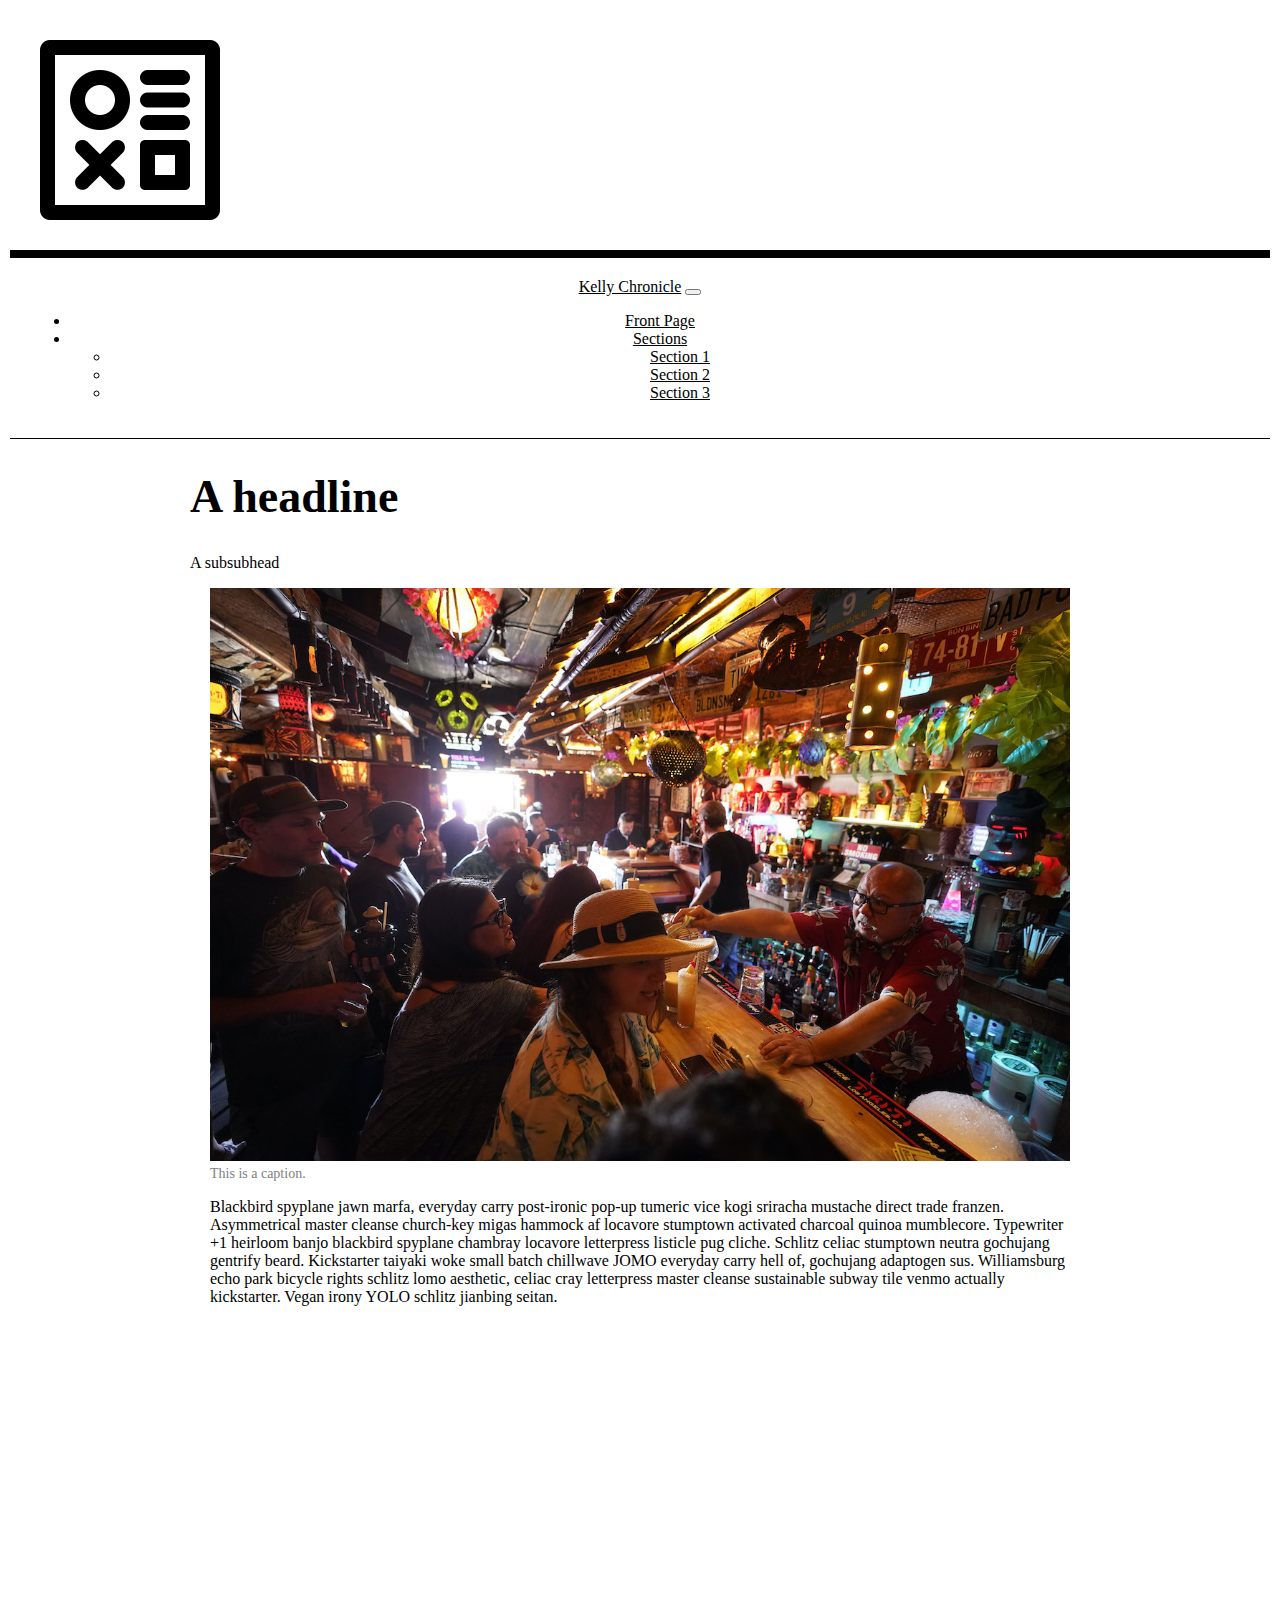
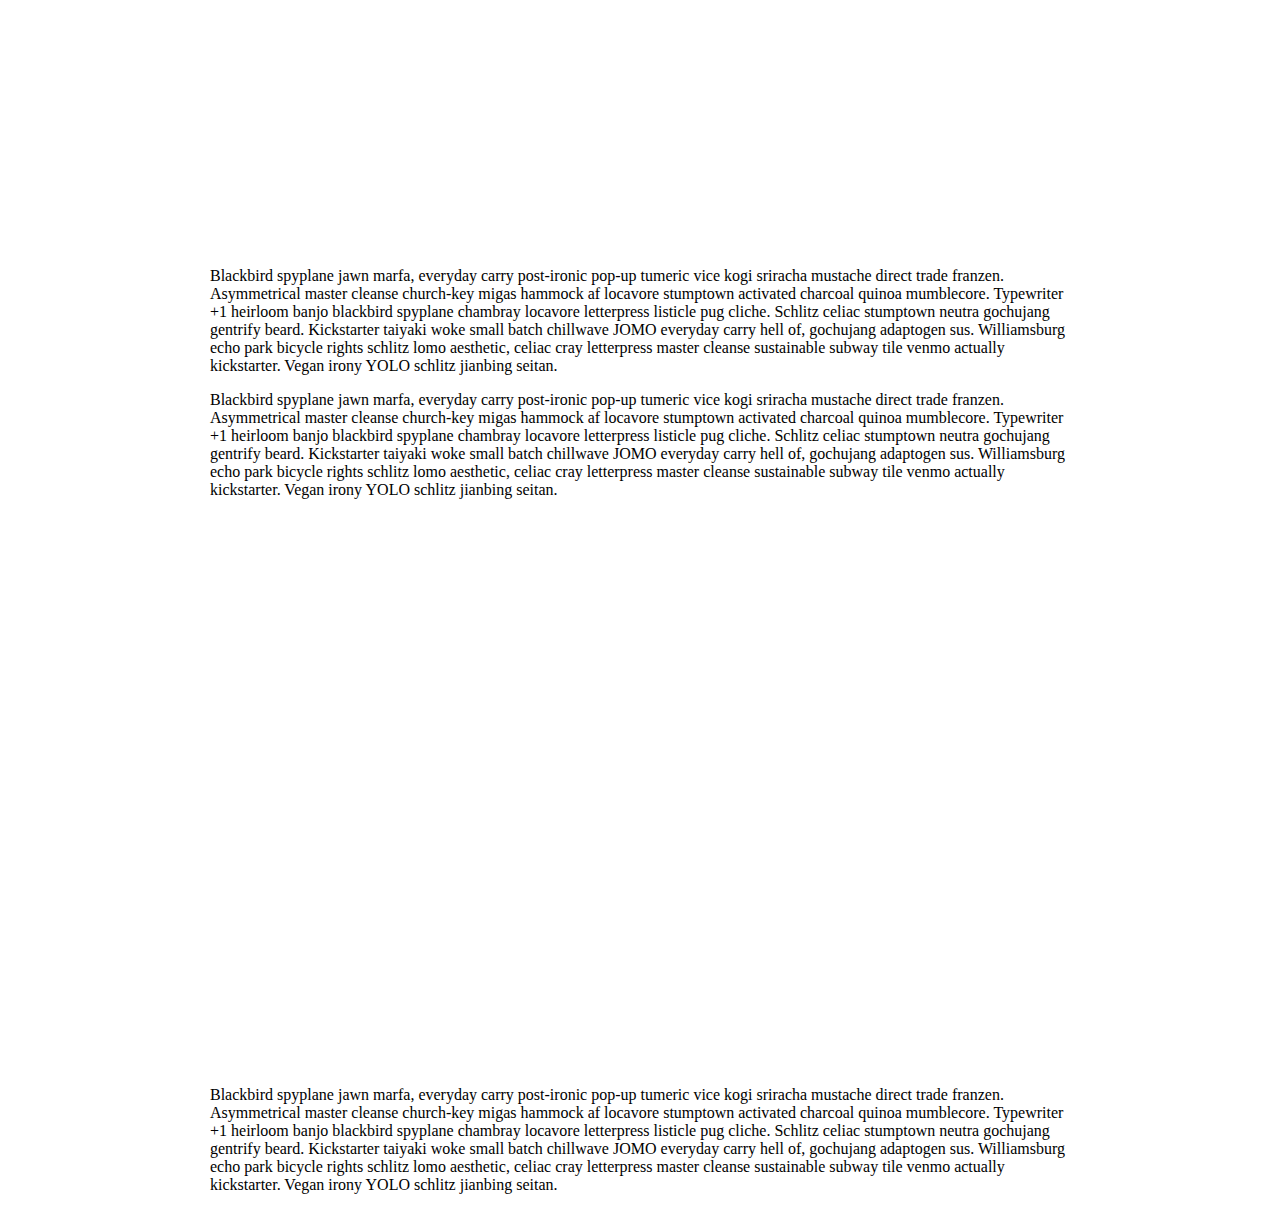
<file: assignment10_template/index.html>
<html>
  <head>
  
    <link href="https://cdn.jsdelivr.net/npm/bootstrap@5.3.2/dist/css/bootstrap.min.css" rel="stylesheet" integrity="sha384-T3c6CoIi6uLrA9TneNEoa7RxnatzjcDSCmG1MXxSR1GAsXEV/Dwwykc2MPK8M2HN" crossorigin="anonymous">
    <link rel="stylesheet" href="main.css">
    <title>The Kelly Chronicle</title>
  </head>

  <body>

    <div>

        <img class="img-fluid" src="images/ICON 1.png" alt="Logo">

      

        <!-- Replace the image above with your own logo from Iconmonstr.com -->

        <nav class="navbar navbar-expand-lg bg-body-tertiary">
          <div class="container-fluid">
            <a class="navbar-brand" href="#">Kelly Chronicle</a>
            <button class="navbar-toggler" type="button" data-bs-toggle="collapse" data-bs-target="#navbarSupportedContent" aria-controls="navbarSupportedContent" aria-expanded="false" aria-label="Toggle navigation">
              <span class="navbar-toggler-icon"></span>
            </button>
            <div class="collapse navbar-collapse" id="navbarSupportedContent">
              <ul class="navbar-nav me-auto mb-2 mb-lg-0">
                <li class="nav-item">
                  <a class="nav-link active" aria-current="page" href="#">Front Page</a>
                </li>
                <li class="nav-item dropdown">
                  <a class="nav-link dropdown-toggle" href="#" role="button" data-bs-toggle="dropdown" aria-expanded="false">
                    Sections
                  </a>
                  <ul class="dropdown-menu">
                    <li><a class="dropdown-item" href="#">Section 1</a></li>
                    <li><a class="dropdown-item" href="#">Section 2</a></li>
                    <li><a class="dropdown-item" href="#">Section 3</a></li>
                  </ul>
                </li>
              </ul>
            </div>
          </div>
        </nav>

      <div class ="headline">   
        <h1>A headline</h1>
        <p>A subsubhead</p>
      </div> 
     

    </div>

 
    <div class="container">
      <div class="row">
        <div class="col-sm">
          <img class="story_image" src="images/img1.jpg" alt="">
      <p class="caption">This is a caption.</p>
        </div>
        <div class="col-sm">
          <p>Blackbird spyplane jawn marfa, everyday carry post-ironic pop-up tumeric vice kogi sriracha mustache direct trade franzen. Asymmetrical master cleanse church-key migas hammock af locavore stumptown activated charcoal quinoa mumblecore. Typewriter +1 heirloom banjo blackbird spyplane chambray locavore letterpress listicle pug cliche. Schlitz celiac stumptown neutra gochujang gentrify beard. Kickstarter taiyaki woke small batch chillwave JOMO everyday carry hell of, gochujang adaptogen sus. Williamsburg echo park bicycle rights schlitz lomo aesthetic, celiac cray letterpress master cleanse sustainable subway tile venmo actually kickstarter. Vegan irony YOLO schlitz jianbing seitan.</p>
        </div>
      </div>
      <div class="row">
        <div class="col">
          <iframe title="2020 Presidential Election Results in New York " aria-label="Map" id="datawrapper-chart-qq7J9" src="https://datawrapper.dwcdn.net/qq7J9/1/" scrolling="no" frameborder="0" style="width: 0; min-width: 100% !important; border: none;" height="529" data-external="1"></iframe><script type="text/javascript">!function(){"use strict";window.addEventListener("message",(function(a){if(void 0!==a.data["datawrapper-height"]){var e=document.querySelectorAll("iframe");for(var t in a.data["datawrapper-height"])for(var r=0;r<e.length;r++)if(e[r].contentWindow===a.source){var i=a.data["datawrapper-height"][t]+"px";e[r].style.height=i}}}))}();
          </script>
        </div>
        <div class="col">
          <p>Blackbird spyplane jawn marfa, everyday carry post-ironic pop-up tumeric vice kogi sriracha mustache direct trade franzen. Asymmetrical master cleanse church-key migas hammock af locavore stumptown activated charcoal quinoa mumblecore. Typewriter +1 heirloom banjo blackbird spyplane chambray locavore letterpress listicle pug cliche. Schlitz celiac stumptown neutra gochujang gentrify beard. Kickstarter taiyaki woke small batch chillwave JOMO everyday carry hell of, gochujang adaptogen sus. Williamsburg echo park bicycle rights schlitz lomo aesthetic, celiac cray letterpress master cleanse sustainable subway tile venmo actually kickstarter. Vegan irony YOLO schlitz jianbing seitan.</p>
        </div>
      </div>
      <div class = "row-sm">
       <p> Blackbird spyplane jawn marfa, everyday carry post-ironic pop-up tumeric vice kogi sriracha mustache direct trade franzen. Asymmetrical master cleanse church-key migas hammock af locavore stumptown activated charcoal quinoa mumblecore. Typewriter +1 heirloom banjo blackbird spyplane chambray locavore letterpress listicle pug cliche. Schlitz celiac stumptown neutra gochujang gentrify beard. Kickstarter taiyaki woke small batch chillwave JOMO everyday carry hell of, gochujang adaptogen sus. Williamsburg echo park bicycle rights schlitz lomo aesthetic, celiac cray letterpress master cleanse sustainable subway tile venmo actually kickstarter. Vegan irony YOLO schlitz jianbing seitan.</p>

        <div class="row">
          <div class="col-sm">
            <iframe title="2016 Presidential Election Results in NY State" aria-label="Map" id="datawrapper-chart-9SimI" src="https://datawrapper.dwcdn.net/9SimI/1/" scrolling="no" frameborder="0" style="width: 0; min-width: 100% !important; border: none;" height="555" data-external="1"></iframe><script type="text/javascript">!function(){"use strict";window.addEventListener("message",(function(a){if(void 0!==a.data["datawrapper-height"]){var e=document.querySelectorAll("iframe");for(var t in a.data["datawrapper-height"])for(var r=0;r<e.length;r++)if(e[r].contentWindow===a.source){var i=a.data["datawrapper-height"][t]+"px";e[r].style.height=i}}}))}();
            </script>
          </div>

          <p>Blackbird spyplane jawn marfa, everyday carry post-ironic pop-up tumeric vice kogi sriracha mustache direct trade franzen. Asymmetrical master cleanse church-key migas hammock af locavore stumptown activated charcoal quinoa mumblecore. Typewriter +1 heirloom banjo blackbird spyplane chambray locavore letterpress listicle pug cliche. Schlitz celiac stumptown neutra gochujang gentrify beard. Kickstarter taiyaki woke small batch chillwave JOMO everyday carry hell of, gochujang adaptogen sus. Williamsburg echo park bicycle rights schlitz lomo aesthetic, celiac cray letterpress master cleanse sustainable subway tile venmo actually kickstarter. Vegan irony YOLO schlitz jianbing seitan.</p>
      </div>
    </div>

       

      

      <script src="https://cdn.jsdelivr.net/npm/bootstrap@5.3.2/dist/js/bootstrap.bundle.min.js" integrity="sha384-C6RzsynM9kWDrMNeT87bh95OGNyZPhcTNXj1NW7RuBCsyN/o0jlpcV8Qyq46cDfL" crossorigin="anonymous"></script>    
  
  </body>
</html>
</file>
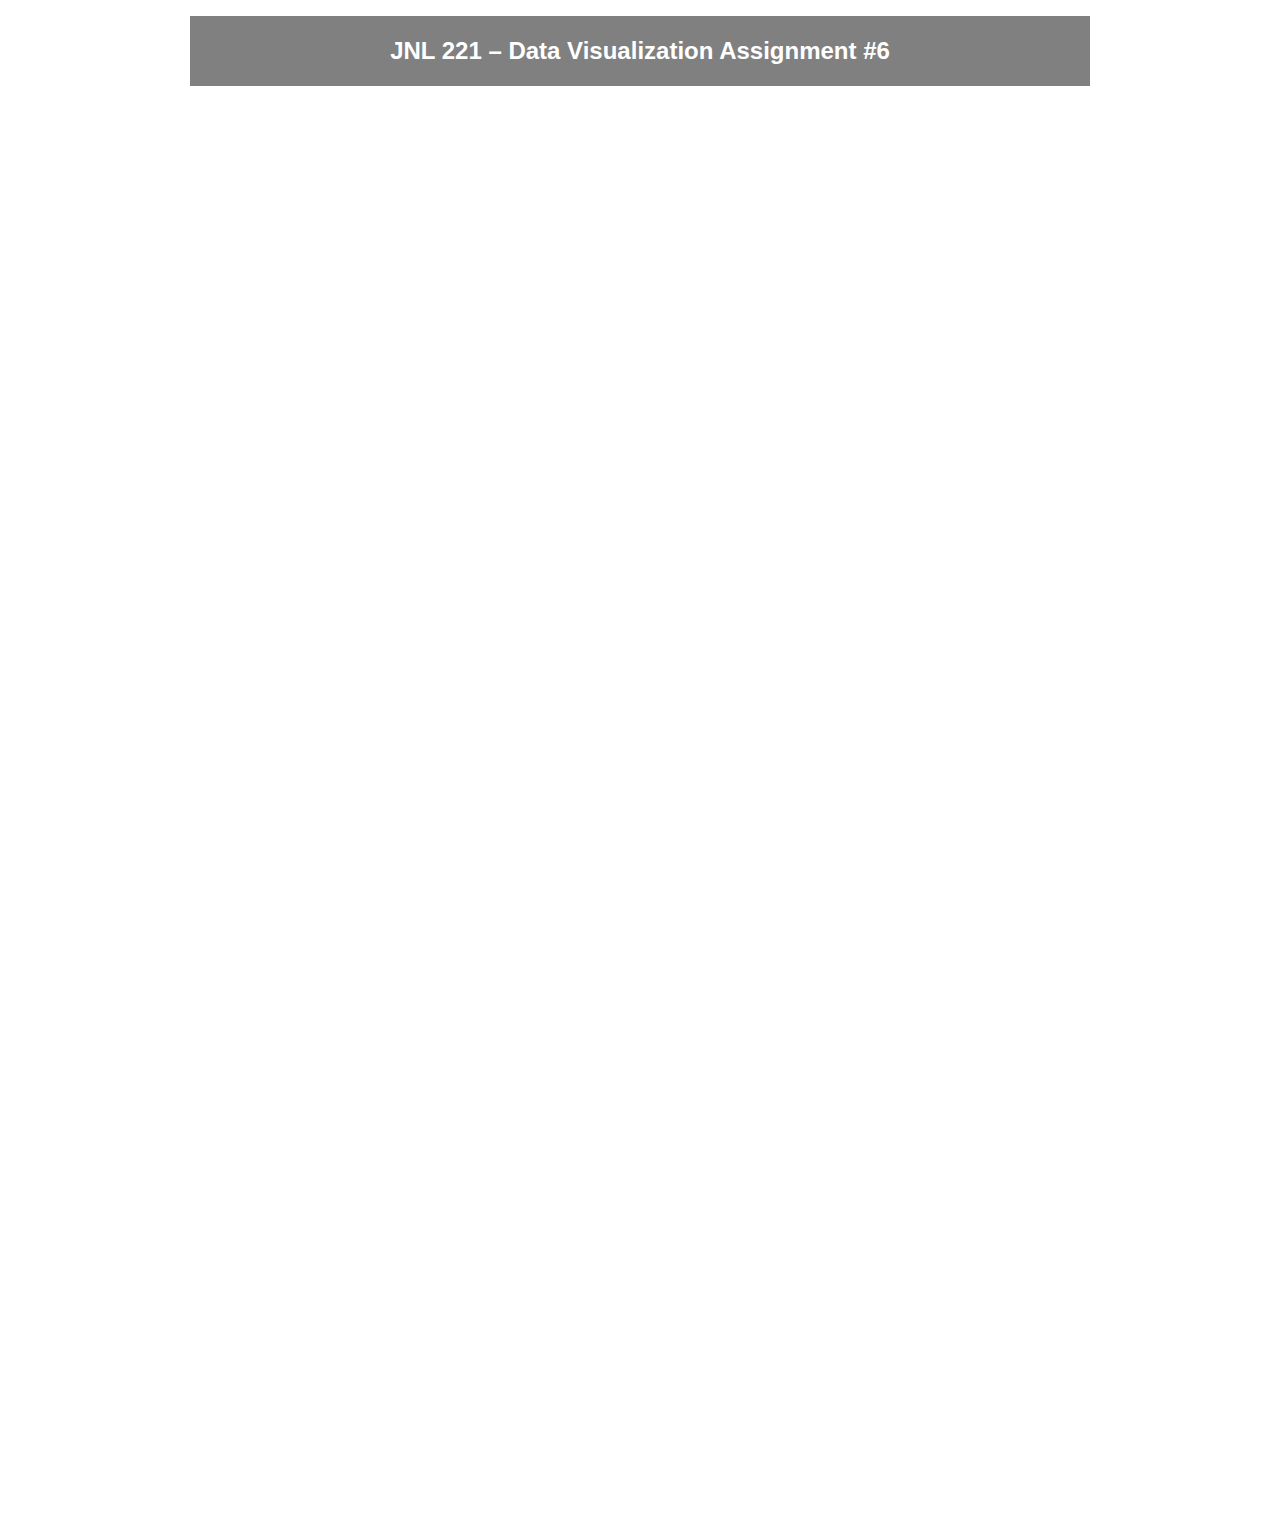
<file: assignment6/index.html>
<!DOCTYPE html>
<html lang="en">
<head>
	<meta charset="utf-8">
	<meta name="viewport" content="width=device-width, initial-scale=1">
	<title>Data Visualization Assignment #2</title>
	<style type="text/css"> body{max-width:900px;margin-right:auto;margin-left:auto;padding:8px}.header{background-color:gray;color:#fff;font-family:Arial,sans-serif;padding:1px;margin-bottom:30px;text-align:center}
	</style>
</head>
<body>

	<div class="header">
		<h2>JNL 221 – Data Visualization Assignment #6</h2>
	</div>

	<iframe title="Life Expectancy of Males and Females - 2020" aria-label="Split Bars" id="datawrapper-chart-xd9OL" src="https://datawrapper.dwcdn.net/xd9OL/3/" scrolling="no" frameborder="0" style="width: 0; min-width: 100% !important; border: none;" height="1400" data-external="1"></iframe><script type="text/javascript">!function(){"use strict";window.addEventListener("message",(function(a){if(void 0!==a.data["datawrapper-height"]){var e=document.querySelectorAll("iframe");for(var t in a.data["datawrapper-height"])for(var r=0;r<e.length;r++)if(e[r].contentWindow===a.source){var i=a.data["datawrapper-height"][t]+"px";e[r].style.height=i}}}))}();
	</script>
</body>
</html>
</file>
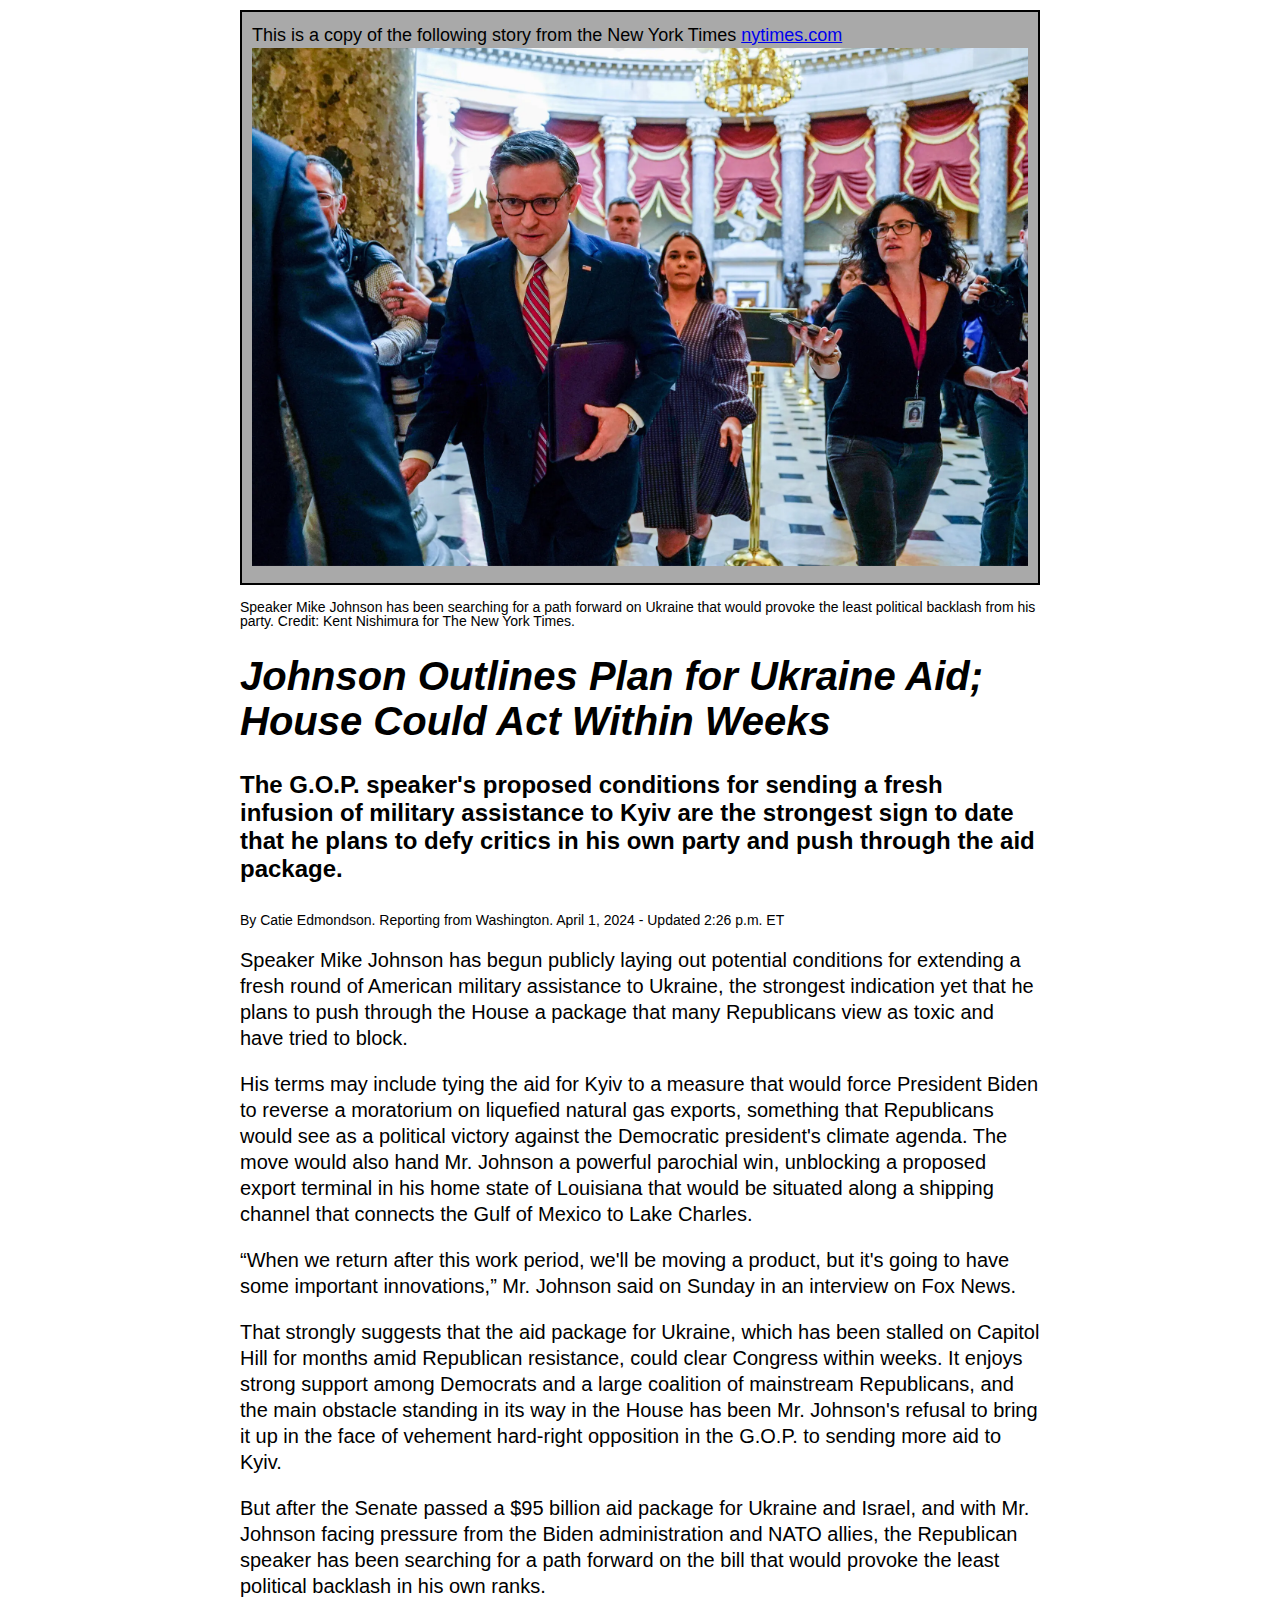
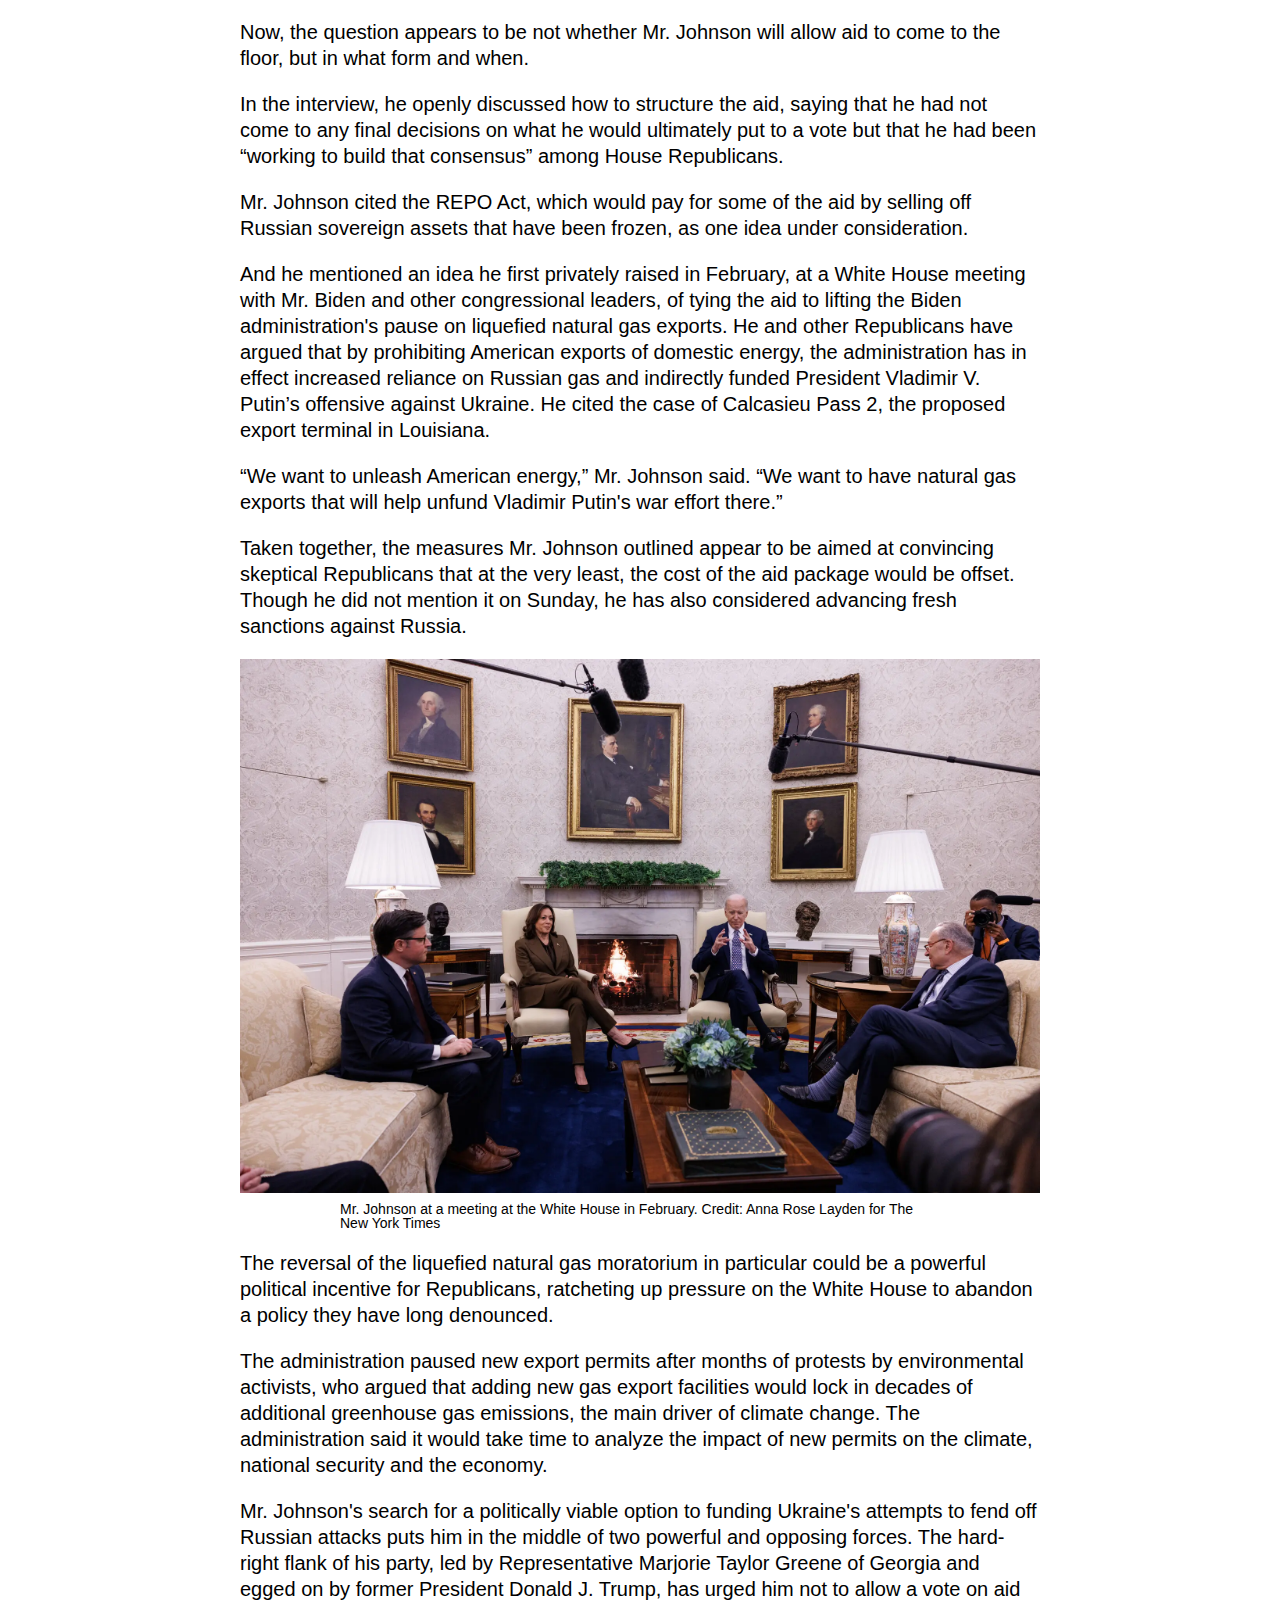
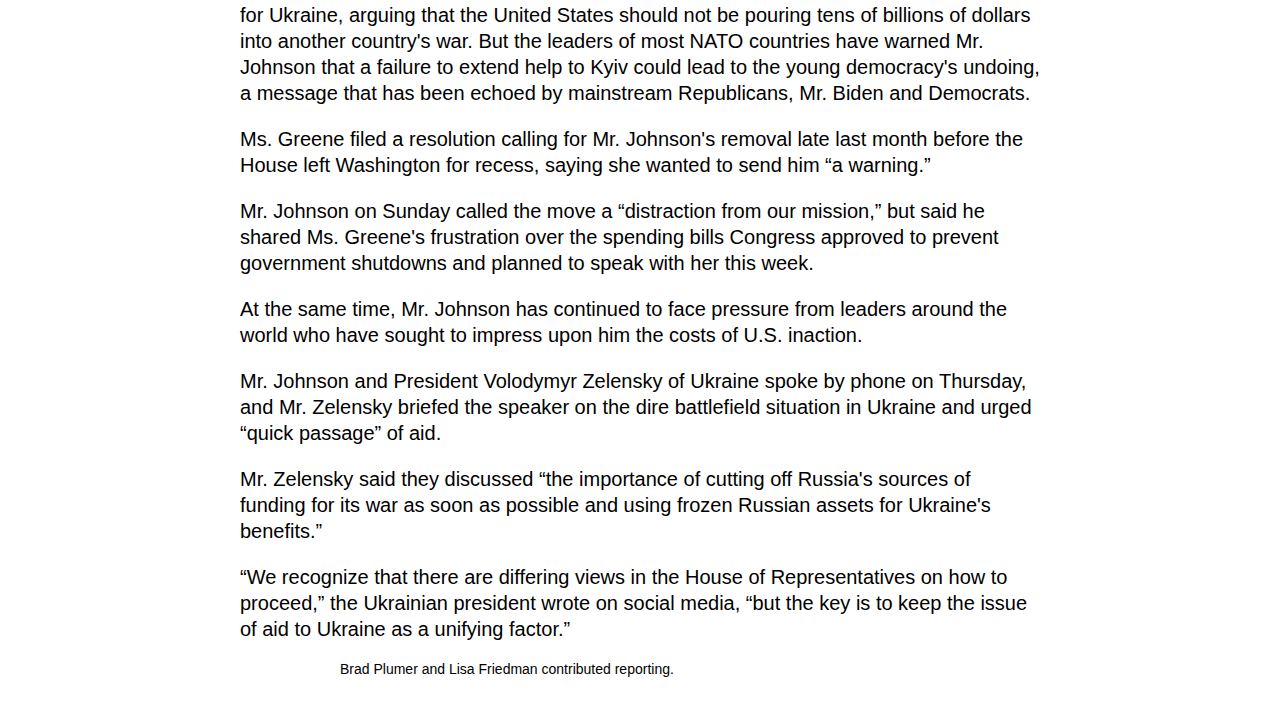
<file: assignment8/index.html>
<!DOCTYPE html>
<html>

<head>
  <meta charset="utf-8">
  <meta name="viewport" content="width=device-width, initial-scale=1">
  <link rel="stylesheet" href="main.css">
  <title>Johnson Outlines Plan for Ukraine Aid</title>
</head>

<title>

</title>

<body>

  <!-- You're following instructions to add content to the <body> of this file. -->


    <p class="source-info">

      This is a copy of the following story from the New York Times <a href="https://www.nytimes.com/2024/04/01/us/politics/mike-johnson-ukraine-aid.html>">nytimes.com</a>

      <img src="image1.jpg.webp" alt="Speaker of the House Mike Johnson walks through the Capitol Rotunda with journalists following."/>

      <p class="lead-caption">
        Speaker Mike Johnson has been searching for a path forward on Ukraine that would provoke the least political backlash from his party. Credit: Kent Nishimura for The New York Times.
      </p>

      <h1>Johnson Outlines Plan for Ukraine Aid; House Could Act Within Weeks</h1>

      <h2>The G.O.P. speaker's proposed conditions for sending a fresh infusion of military assistance to Kyiv are the strongest sign to date that he plans to defy critics in his own party and push through the aid package.</h2>

      <p class="byline">
        By Catie Edmondson.
        Reporting from Washington.
        April 1, 2024 - Updated 2:26 p.m. ET
      </p>

        <p>Speaker Mike Johnson has begun publicly laying out potential conditions for extending a fresh round of American military assistance to Ukraine, the strongest indication yet that he plans to push through the House a package that many Republicans view as toxic and have tried to block.
        </p>

        <p>His terms may include tying the aid for Kyiv to a measure that would force President Biden to reverse a moratorium on liquefied natural gas exports, something that Republicans would see as a political victory against the Democratic president's climate agenda. The move would also hand Mr. Johnson a powerful parochial win, unblocking a proposed export terminal in his home state of Louisiana that would be situated along a shipping channel that connects the Gulf of Mexico to Lake Charles.
        </p>

        <p>“When we return after this work period, we'll be moving a product, but it's going to have some important innovations,” Mr. Johnson said on Sunday in an interview on Fox News.
        </p>

        <p>That strongly suggests that the aid package for Ukraine, which has been stalled on Capitol Hill for months amid Republican resistance, could clear Congress within weeks. It enjoys strong support among Democrats and a large coalition of mainstream Republicans, and the main obstacle standing in its way in the House has been Mr. Johnson's refusal to bring it up in the face of vehement hard-right opposition in the G.O.P. to sending more aid to Kyiv.
        </p>

        <p>But after the Senate passed a $95 billion aid package for Ukraine and Israel, and with Mr. Johnson facing pressure from the Biden administration and NATO allies, the Republican speaker has been searching for a path forward on the bill that would provoke the least political backlash in his own ranks.
        </p>

        <p>Now, the question appears to be not whether Mr. Johnson will allow aid to come to the floor, but in what form and when.
        </p>

        <p>In the interview, he openly discussed how to structure the aid, saying that he had not come to any final decisions on what he would ultimately put to a vote but that he had been “working to build that consensus” among House Republicans.
        </p>

        <p>Mr. Johnson cited the REPO Act, which would pay for some of the aid by selling off Russian sovereign assets that have been frozen, as one idea under consideration.          
        </p>

        <p>And he mentioned an idea he first privately raised in February, at a White House meeting with Mr. Biden and other congressional leaders, of tying the aid to lifting the Biden administration's pause on liquefied natural gas exports. He and other Republicans have argued that by prohibiting American exports of domestic energy, the administration has in effect increased reliance on Russian gas and indirectly funded President Vladimir V. Putin’s offensive against Ukraine. He cited the case of Calcasieu Pass 2, the proposed export terminal in Louisiana.
        </p>

        <p>“We want to unleash American energy,” Mr. Johnson said. “We want to have natural gas exports that will help unfund Vladimir Putin's war effort there.”
        </p>

        <p>Taken together, the measures Mr. Johnson outlined appear to be aimed at convincing skeptical Republicans that at the very least, the cost of the aid package would be offset. Though he did not mention it on Sunday, he has also considered advancing fresh sanctions against Russia.
        </p>

        <img src="image2.webp" class="other-img"/>

        <p class="other-caption">
          Mr. Johnson at a meeting at the White House in February. Credit: Anna Rose Layden for The New York Times
        </p>

        <p>The reversal of the liquefied natural gas moratorium in particular could be a powerful political incentive for Republicans, ratcheting up pressure on the White House to abandon a policy they have long denounced.
        </p>

        <p>
          The administration paused new export permits after months of protests by environmental activists, who argued that adding new gas export facilities would lock in decades of additional greenhouse gas emissions, the main driver of climate change. The administration said it would take time to analyze the impact of new permits on the climate, national security and the economy.
        </p>

        <p>
          Mr. Johnson's search for a politically viable option to funding Ukraine's attempts to fend off Russian attacks puts him in the middle of two powerful and opposing forces. The hard-right flank of his party, led by Representative Marjorie Taylor Greene of Georgia and egged on by former President Donald J. Trump, has urged him not to allow a vote on aid for Ukraine, arguing that the United States should not be pouring tens of billions of dollars into another country's war. But the leaders of most NATO countries have warned Mr. Johnson that a failure to extend help to Kyiv could lead to the young democracy's undoing, a message that has been echoed by mainstream Republicans, Mr. Biden and Democrats.
        </p>

        <p>
          Ms. Greene filed a resolution calling for Mr. Johnson's removal late last month before the House left Washington for recess, saying she wanted to send him “a warning.”
        </p>

        <p>
          Mr. Johnson on Sunday called the move a “distraction from our mission,” but said he shared Ms. Greene's frustration over the spending bills Congress approved to prevent government shutdowns and planned to speak with her this week.
        </p>

        <p>
          At the same time, Mr. Johnson has continued to face pressure from leaders around the world who have sought to impress upon him the costs of U.S. inaction.
        </p>

        <p>
          Mr. Johnson and President Volodymyr Zelensky of Ukraine spoke by phone on Thursday, and Mr. Zelensky briefed the speaker on the dire battlefield situation in Ukraine and urged “quick passage” of aid.
        </p>

        <p>
          Mr. Zelensky said they discussed “the importance of cutting off Russia's sources of funding for its war as soon as possible and using frozen Russian assets for Ukraine's benefits.”
        </p>

        <p>
          “We recognize that there are differing views in the House of Representatives on how to proceed,” the Ukrainian president wrote on social media, “but the key is to keep the issue of aid to Ukraine as a unifying factor.”
        </p>

        <p class="other-caption">
          Brad Plumer and Lisa Friedman contributed reporting.
        </p>

    </p>
</body>

</html>
</file>
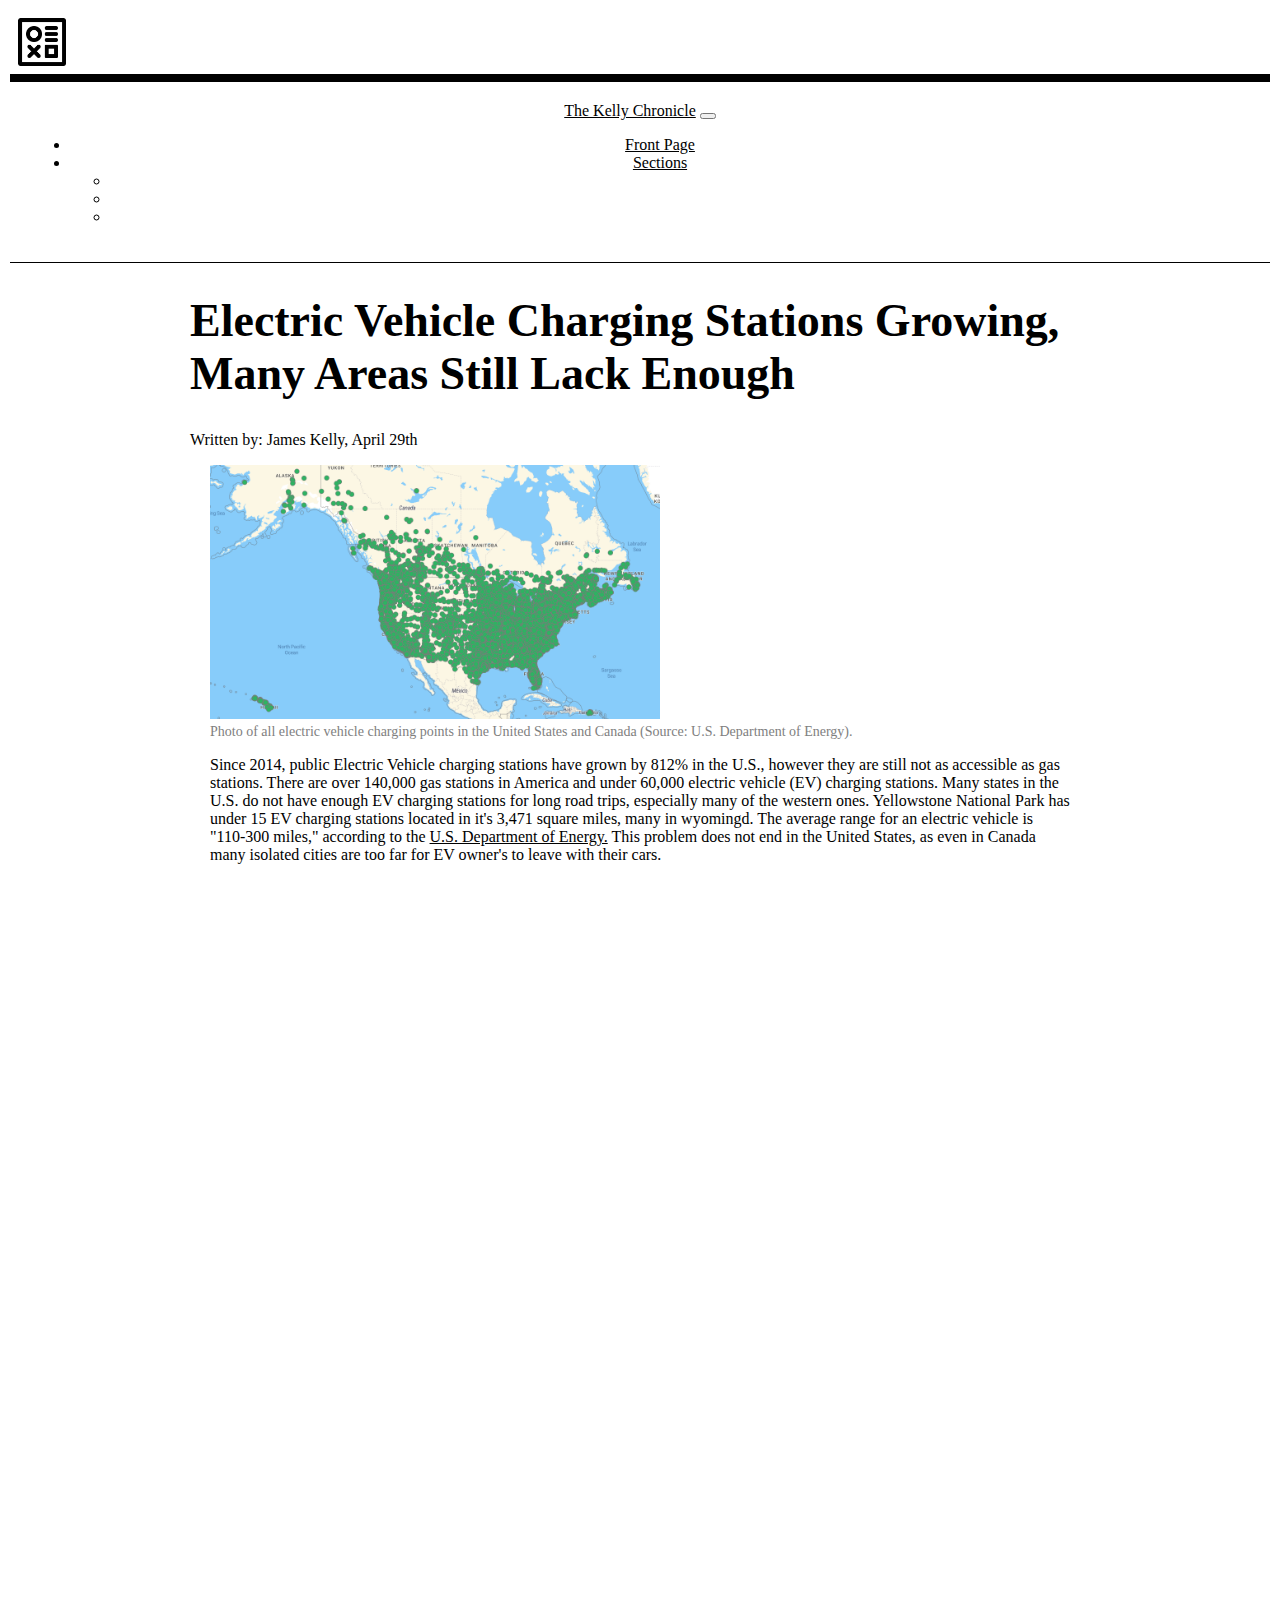
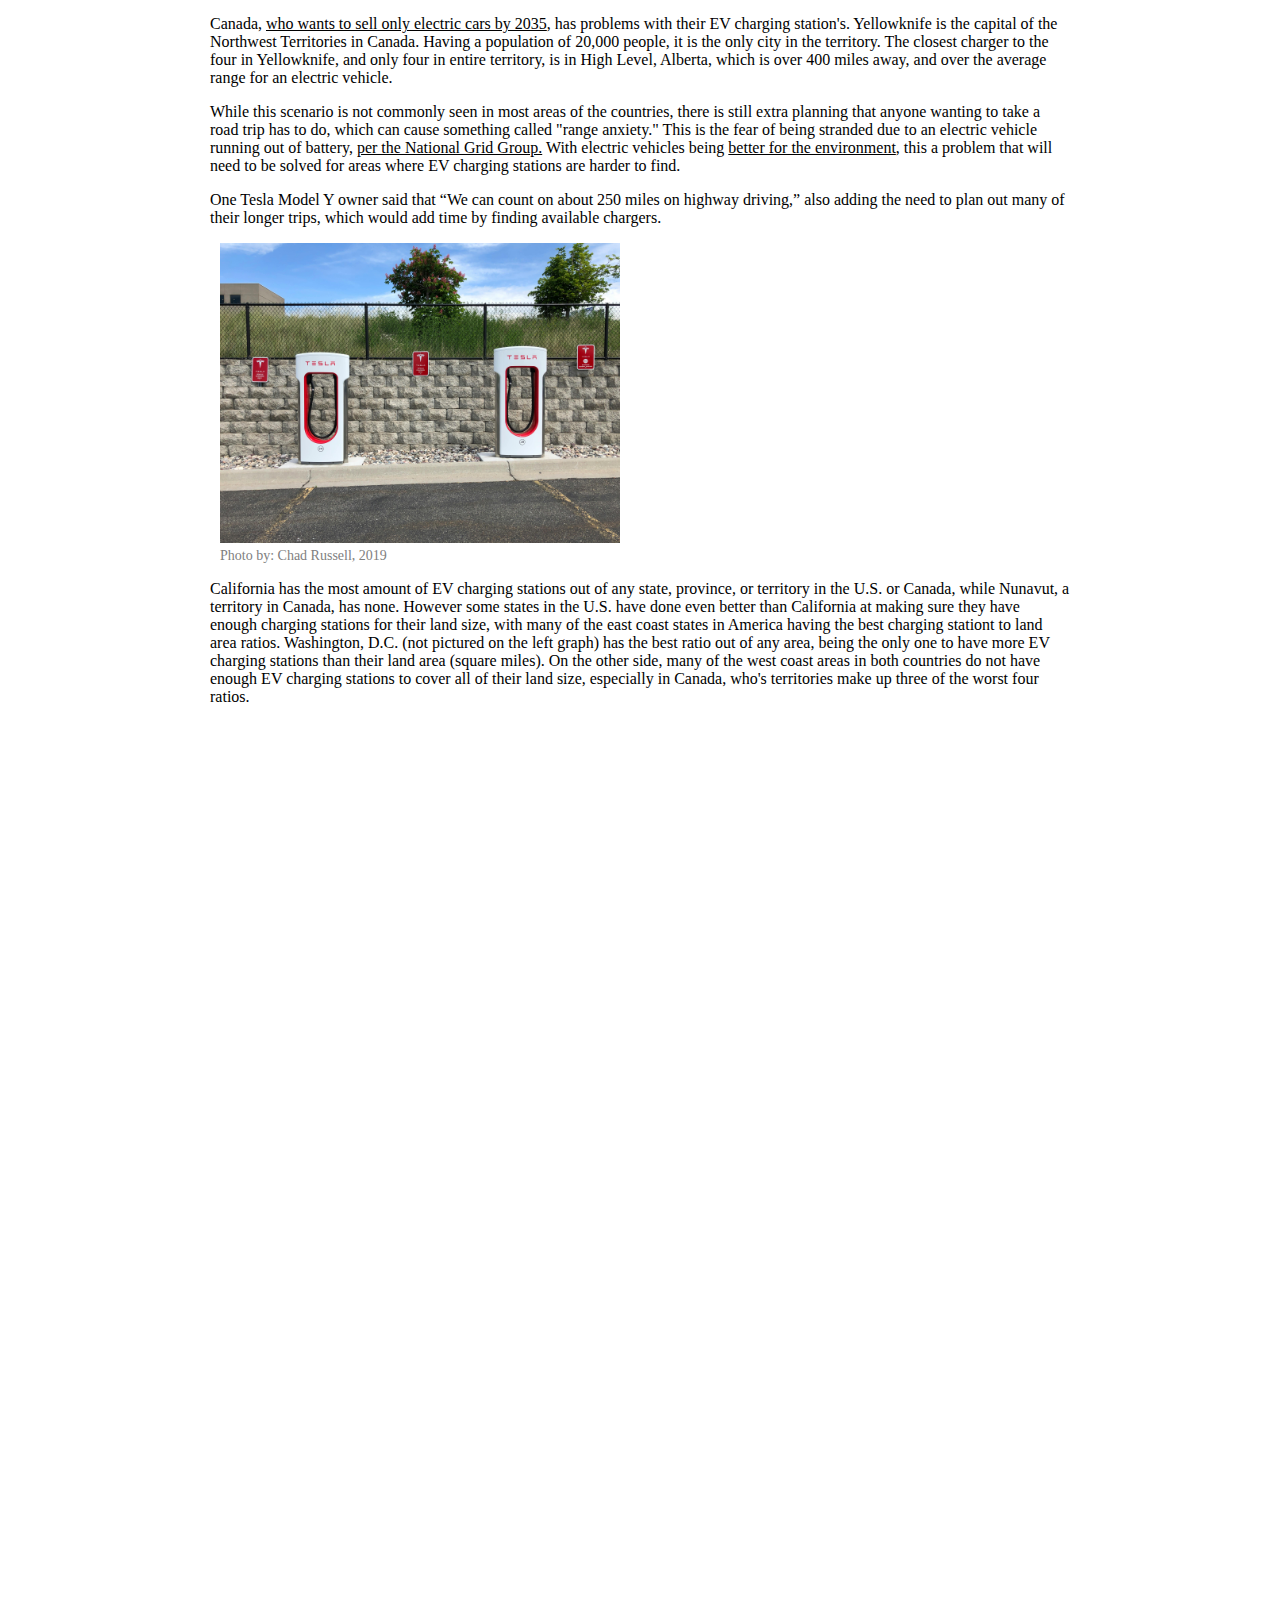
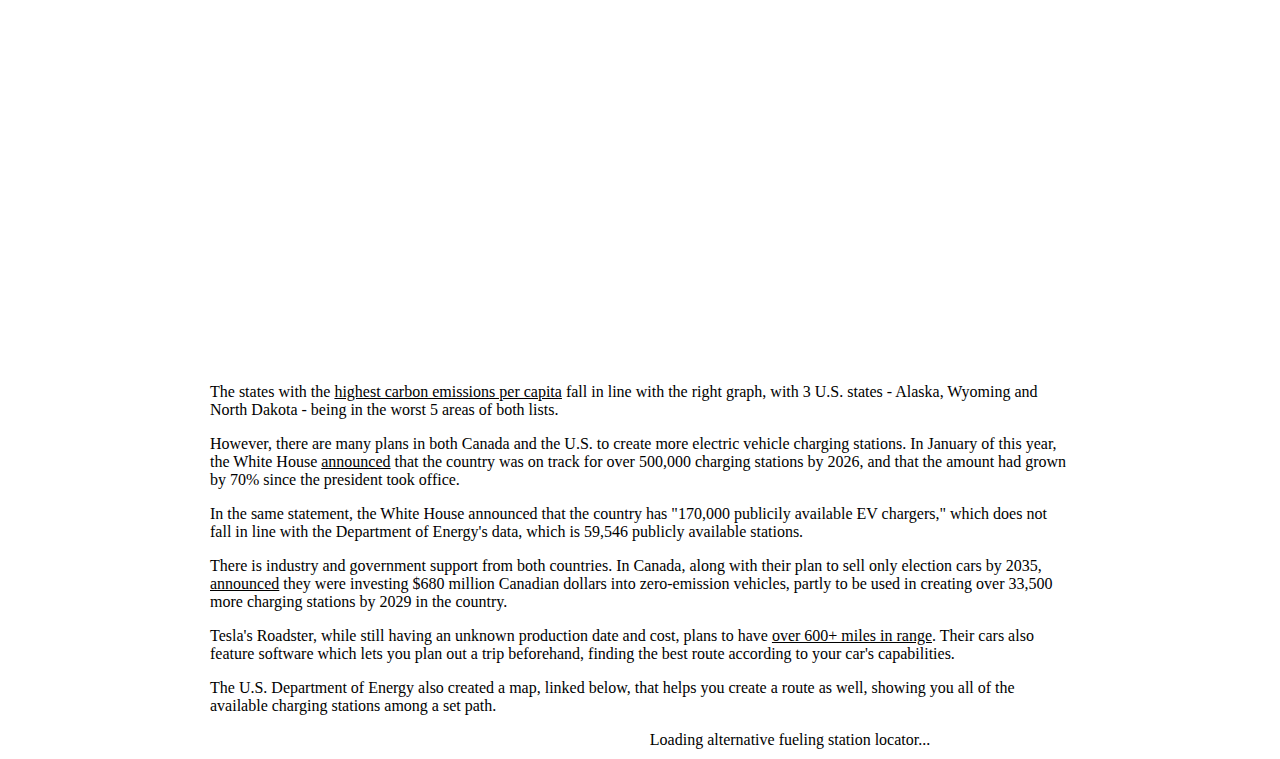
<file: JNL221Final/index.html>
<html>
  <head>
  
    <link href="https://cdn.jsdelivr.net/npm/bootstrap@5.3.2/dist/css/bootstrap.min.css" rel="stylesheet" integrity="sha384-T3c6CoIi6uLrA9TneNEoa7RxnatzjcDSCmG1MXxSR1GAsXEV/Dwwykc2MPK8M2HN" crossorigin="anonymous">
    <link rel="stylesheet" href="main.css">
    <title>The Kelly Chronicle</title>
  </head>

  <body>

    <div>

        <img class="logo1" src="images/ICON 1.png" alt="Logo">

      

        <!-- Replace the image above with your own logo from Iconmonstr.com -->

        <nav class="navbar navbar-expand-lg bg-body-tertiary">
          <div class="container-fluid">
            <a class="navbar-brand" href="#">The Kelly Chronicle</a>
            <button class="navbar-toggler" type="button" data-bs-toggle="collapse" data-bs-target="#navbarSupportedContent" aria-controls="navbarSupportedContent" aria-expanded="false" aria-label="Toggle navigation">
              <span class="navbar-toggler-icon"></span>
            </button>
            <div class="collapse navbar-collapse" id="navbarSupportedContent">
              <ul class="navbar-nav me-auto mb-2 mb-lg-0">
                <li class="nav-item">
                  <a class="nav-link active" aria-current="page" href="#">Front Page</a>
                </li>
                <li class="nav-item dropdown">
                  <a class="nav-link dropdown-toggle" href="#" role="button" data-bs-toggle="dropdown" aria-expanded="false">
                    Sections
                  </a>
                  <ul class="dropdown-menu">
                    <li><a class="dropdown-item" href="#"></a></li>
                    <li><a class="dropdown-item" href="#"></a></li>
                    <li><a class="dropdown-item" href="#"></a></li>
                  </ul>
                </li>
              </ul>
            </div>
          </div>
        </nav>

      <div class ="headline">   
        <h1>Electric Vehicle Charging Stations Growing, Many Areas Still Lack Enough </h1>
        <p class="header">
          Written by: James Kelly, April 29th
        </p>
      </div> 
     

    </div>

 
    <div class="container">
      <div class="row">
        <div class="col">
          <img class="story_image" src="images/img3.png" alt="Photo of a map of all electric vehicle charging points in the United States and Canada ">
      <p class="caption">Photo of all electric vehicle charging points in the United States and Canada (Source: U.S. Department of Energy). </p>
      </div>
        <div class="col">
          <p>Since 2014, public Electric Vehicle charging stations have grown by 812% in the U.S., however they are still not as accessible as gas stations. There are over 140,000 gas stations in America and under 60,000 electric vehicle (EV) charging stations. Many states in the U.S. do not have enough EV charging stations for long road trips, especially many of the western ones. Yellowstone National Park has under 15 EV charging stations located in it's 3,471 square miles, many in wyomingd. The average range for an electric vehicle is "110-300 miles," according to the <a href="https://afdc.energy.gov/files/u/publication/electric-drive_vehicles.pdf">U.S. Department of Energy.</a> This problem does not end in the United States, as even in Canada many isolated cities are too far for EV owner's to leave with their cars.</p>
        </div>
      </div>
      <div class="row">
        <div class="col">
          <iframe title="How many electric vehicle charging stations are in each state, province, or territory?" aria-label="Map" id="datawrapper-chart-CzcAu" src="https://datawrapper.dwcdn.net/CzcAu/2/" scrolling="no" frameborder="0" style="width: 0; min-width: 400px !important; border: none;" height="719" data-external="1"></iframe><script type="text/javascript">!function(){"use strict";window.addEventListener("message",(function(a){if(void 0!==a.data["datawrapper-height"]){var e=document.querySelectorAll("iframe");for(var t in a.data["datawrapper-height"])for(var r=0;r<e.length;r++)if(e[r].contentWindow===a.source){var i=a.data["datawrapper-height"][t]+"px";e[r].style.height=i}}}))}();
          </script>
        </div>
    
        <div class="col-sm">
          <p>Canada, <a href="https://www.canada.ca/en/environment-climate-change/news/2023/12/canadas-electric-vehicle-availability-standard-regulated-targets-for-zero-emission-vehicles.html">who wants to sell only electric cars by 2035</a>, has problems with their EV charging station's. Yellowknife is the capital of the Northwest Territories in Canada. Having a population of 20,000 people, it is the only city in the territory. The closest charger to the four in Yellowknife, and only four in entire territory, is in High Level, Alberta, which is over 400 miles away, and over the average range for an electric vehicle.  </p>
          <p>
            While this scenario is not commonly seen in most areas of the countries, there is still extra planning that anyone wanting to take a road trip has to do, which can cause something called "range anxiety." This is the fear of being stranded due to an electric vehicle running out of battery, <a href="https://www.nationalgrid.com/stories/energy-explained/ev-charging-anxiety-and-range-anxiety">per the National Grid Group.</a> With electric vehicles being <a href="https://afdc.energy.gov/fuels/electricity-benefits#:~:text=All%20forms%20of%20electric%20vehicles,fuel%20costs%2C%20and%20reduce%20emissions.">better for the environment</a>, this a problem that will need to be solved for areas where EV charging stations are harder to find. 


          </p>

          <p>One Tesla Model Y owner said that “We can count on about 250 miles on highway driving,” also adding the need to plan out many of their longer trips, which would add time by finding available chargers. </p>

          <img class="story_image1" src="images/img4.jpg" alt="Two Tesla Charging Ports">

          <p class="caption1">
            Photo by: Chad Russell, 2019
          </p>
        </div>
      </div>
    


      <div class = "row">
       <p> 
        California has the most amount of EV charging stations out of any state, province, or territory in the U.S. or Canada, while Nunavut, a territory in Canada, has none. However some states in the U.S. have done even better than California at making sure they have enough charging stations for their land size, with many of the east coast states in America having the best charging stationt to land area ratios. Washington, D.C. (not pictured on the left graph) has the best ratio out of any area, being the only one to have more EV charging stations than their land area (square miles). On the other side, many of the west coast areas in both countries do not have enough EV charging stations to cover all of their land size, especially in Canada, who's territories make up three of the worst four ratios.</p>

      </div>

        <div class="row">
          <div class="col">
            <iframe title="Land Area (sq. mi.) per EV charging station" aria-label="Bar Chart" id="datawrapper-chart-MIHV7" src="https://datawrapper.dwcdn.net/MIHV7/6/" scrolling="no" frameborder="0" style="width: 0; min-width: 400px !important; border: none;" height="607" data-external="1"></iframe><script type="text/javascript">!function(){"use strict";window.addEventListener("message",(function(a){if(void 0!==a.data["datawrapper-height"]){var e=document.querySelectorAll("iframe");for(var t in a.data["datawrapper-height"])for(var r=0;r<e.length;r++)if(e[r].contentWindow===a.source){var i=a.data["datawrapper-height"][t]+"px";e[r].style.height=i}}}))}();
            </script>
          </div>
        

          <div class="col">
            <iframe title="Land Area (sq. mi.) vs. EV Charging Stations" aria-label="Bar Chart" id="datawrapper-chart-dX4DP" src="https://datawrapper.dwcdn.net/dX4DP/3/" scrolling="no" frameborder="0" style="width: 0; min-width: 400px!important; border: none;" height="638" data-external="1"></iframe><script type="text/javascript">!function(){"use strict";window.addEventListener("message",(function(a){if(void 0!==a.data["datawrapper-height"]){var e=document.querySelectorAll("iframe");for(var t in a.data["datawrapper-height"])for(var r=0;r<e.length;r++)if(e[r].contentWindow===a.source){var i=a.data["datawrapper-height"][t]+"px";e[r].style.height=i}}}))}();
            </script>
          </div>
       </div>

            <p>The states with the <a href="https://www.eia.gov/environment/emissions/state/">highest carbon emissions per capita</a> fall in line with the right graph, with 3 U.S. states - Alaska, Wyoming and North Dakota - being in the worst 5 areas of both lists. </p> 

          <p>
            However, there are many plans in both Canada and the U.S. to create more electric vehicle charging stations. In January of this year, the White House <a href="https://www.whitehouse.gov/briefing-room/statements-releases/2024/01/19/fact-sheet-biden-harris-administration-announces-new-actions-to-cut-electric-vehicle-costs-for-americans-and-continue-building-out-a-convenient-reliable-made-in-america-ev-charging-network/#:~:text=As%20part%20of%20President%20Biden's,in%2DAmerica%20EV%20charging%20network">announced</a> that the country was on track for over 500,000 charging stations by 2026, and that the amount had grown by 70% since the president took office. 
          </p>

          <p>In the same statement, the White House announced that the country has "170,000 publicily available EV chargers," which does not fall in line with the Department of Energy's data, which is 59,546 publicly available stations.</p>


          <p>There is industry and government support from both countries. In Canada, along with their plan to sell only election cars by 2035, <a href="https://natural-resources.canada.ca/energy-efficiency/transportation-alternative-fuels/zero-emission-vehicle-infrastructure-program/21876">announced</a> they were investing $680 million Canadian dollars into zero-emission vehicles, partly to be used in creating over 33,500 more charging stations by 2029 in the country. </p>

          
          <p>Tesla's Roadster, while still having an unknown production date and cost, plans to have <a href="https://www.tesla.com/roadster">over 600+ miles in range</a>. Their cars also feature software which lets you plan out a trip beforehand, finding the best route according to your car's capabilities.</p>

          <p>The U.S. Department of Energy also created a map, linked below, that helps you create a route as well, showing  you all of the available charging stations among a set path.</p>

        </div>


          <div class="row">
            <div class="col-sm">
              <div class="map1">
                <div id="afdc-stations"><div id="afdc-stations-loading">Loading alternative fueling station locator...</div></div><script type="text/javascript">window.afdcStationsOptions = {"country":"all","localeCountry":"US","path":"/find/nearest","query":{"country":"US","fuel":["ELEC"],"ev_levels":["all"]}}</script><script async defer src="https://widgets.nrel.gov/afdc/station-locator/assets/embed.js"></script><noscript>Please enable JavaScript to view the alternative fueling station locator.</noscript>
              </div>
            </div>

          </div>

    


    </div>

       

      

      <script src="https://cdn.jsdelivr.net/npm/bootstrap@5.3.2/dist/js/bootstrap.bundle.min.js" integrity="sha384-C6RzsynM9kWDrMNeT87bh95OGNyZPhcTNXj1NW7RuBCsyN/o0jlpcV8Qyq46cDfL" crossorigin="anonymous"></script>  
  </body>
</html>
</file>
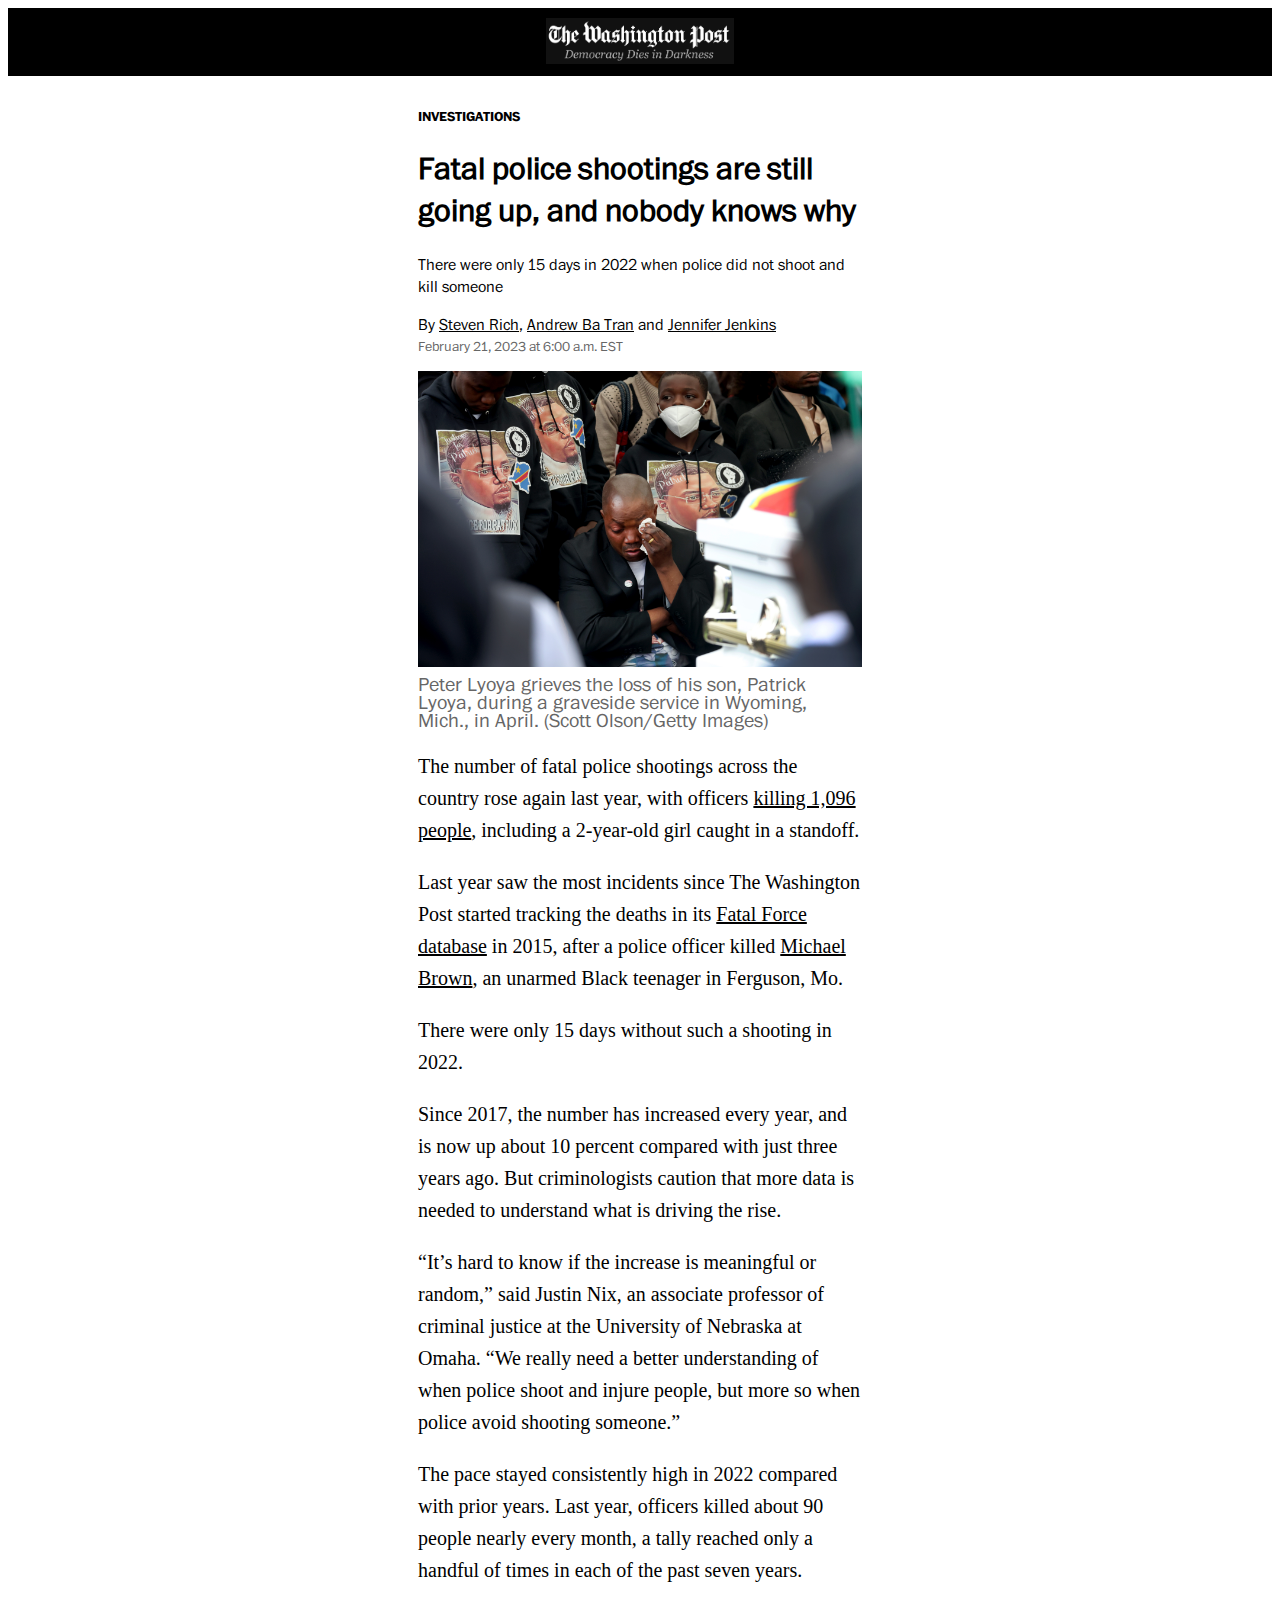
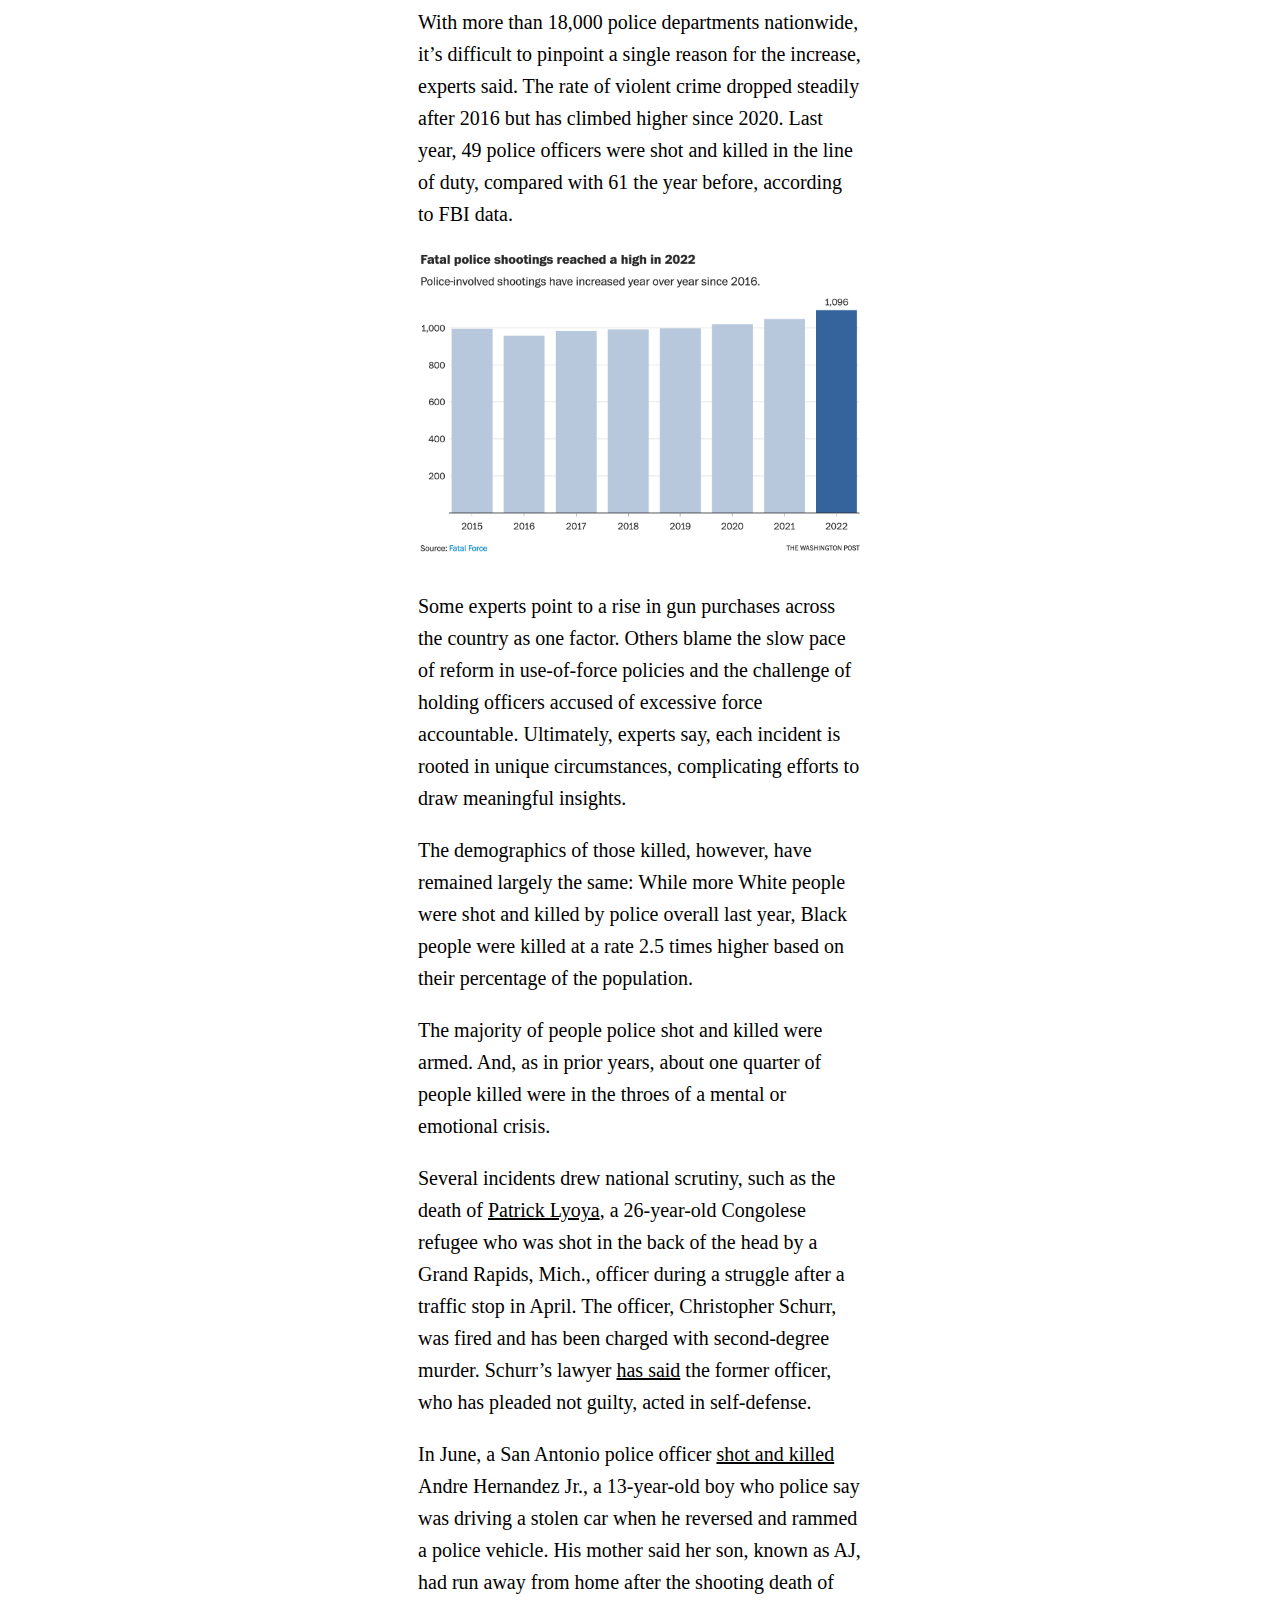
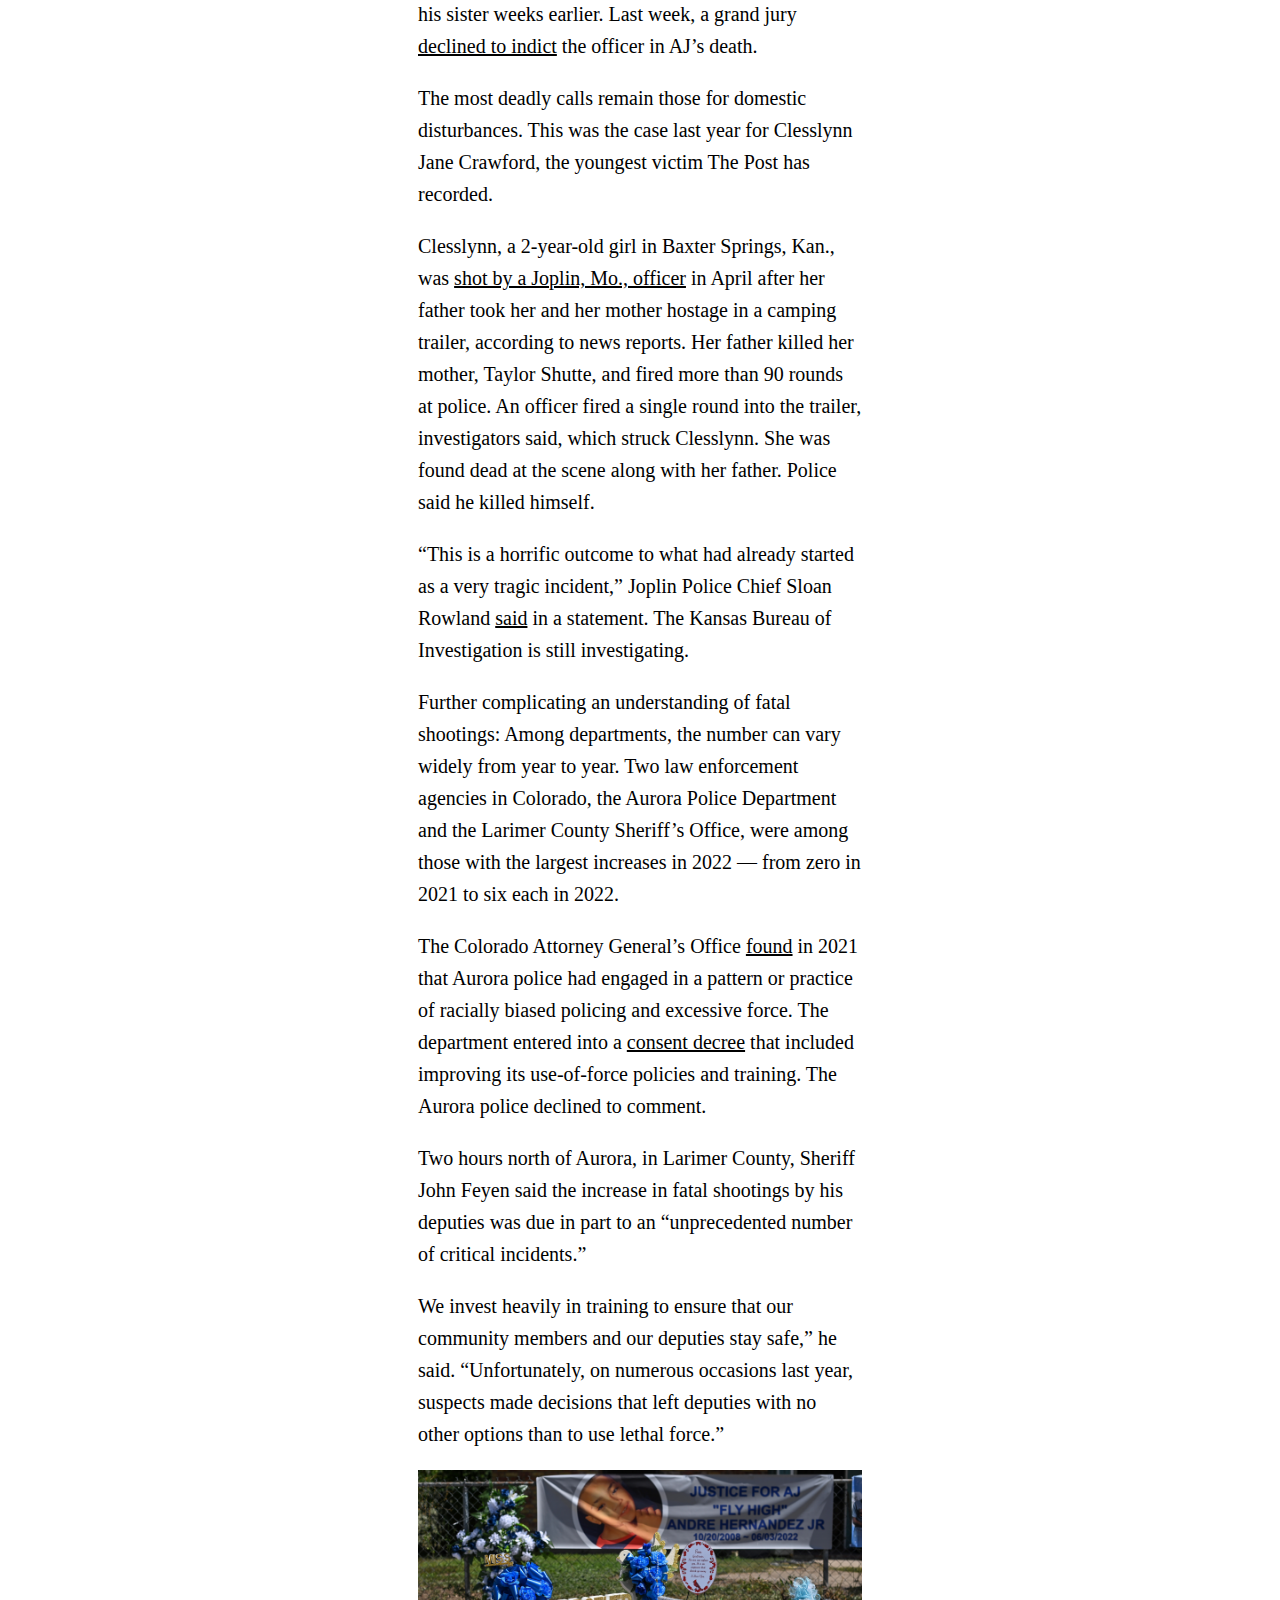
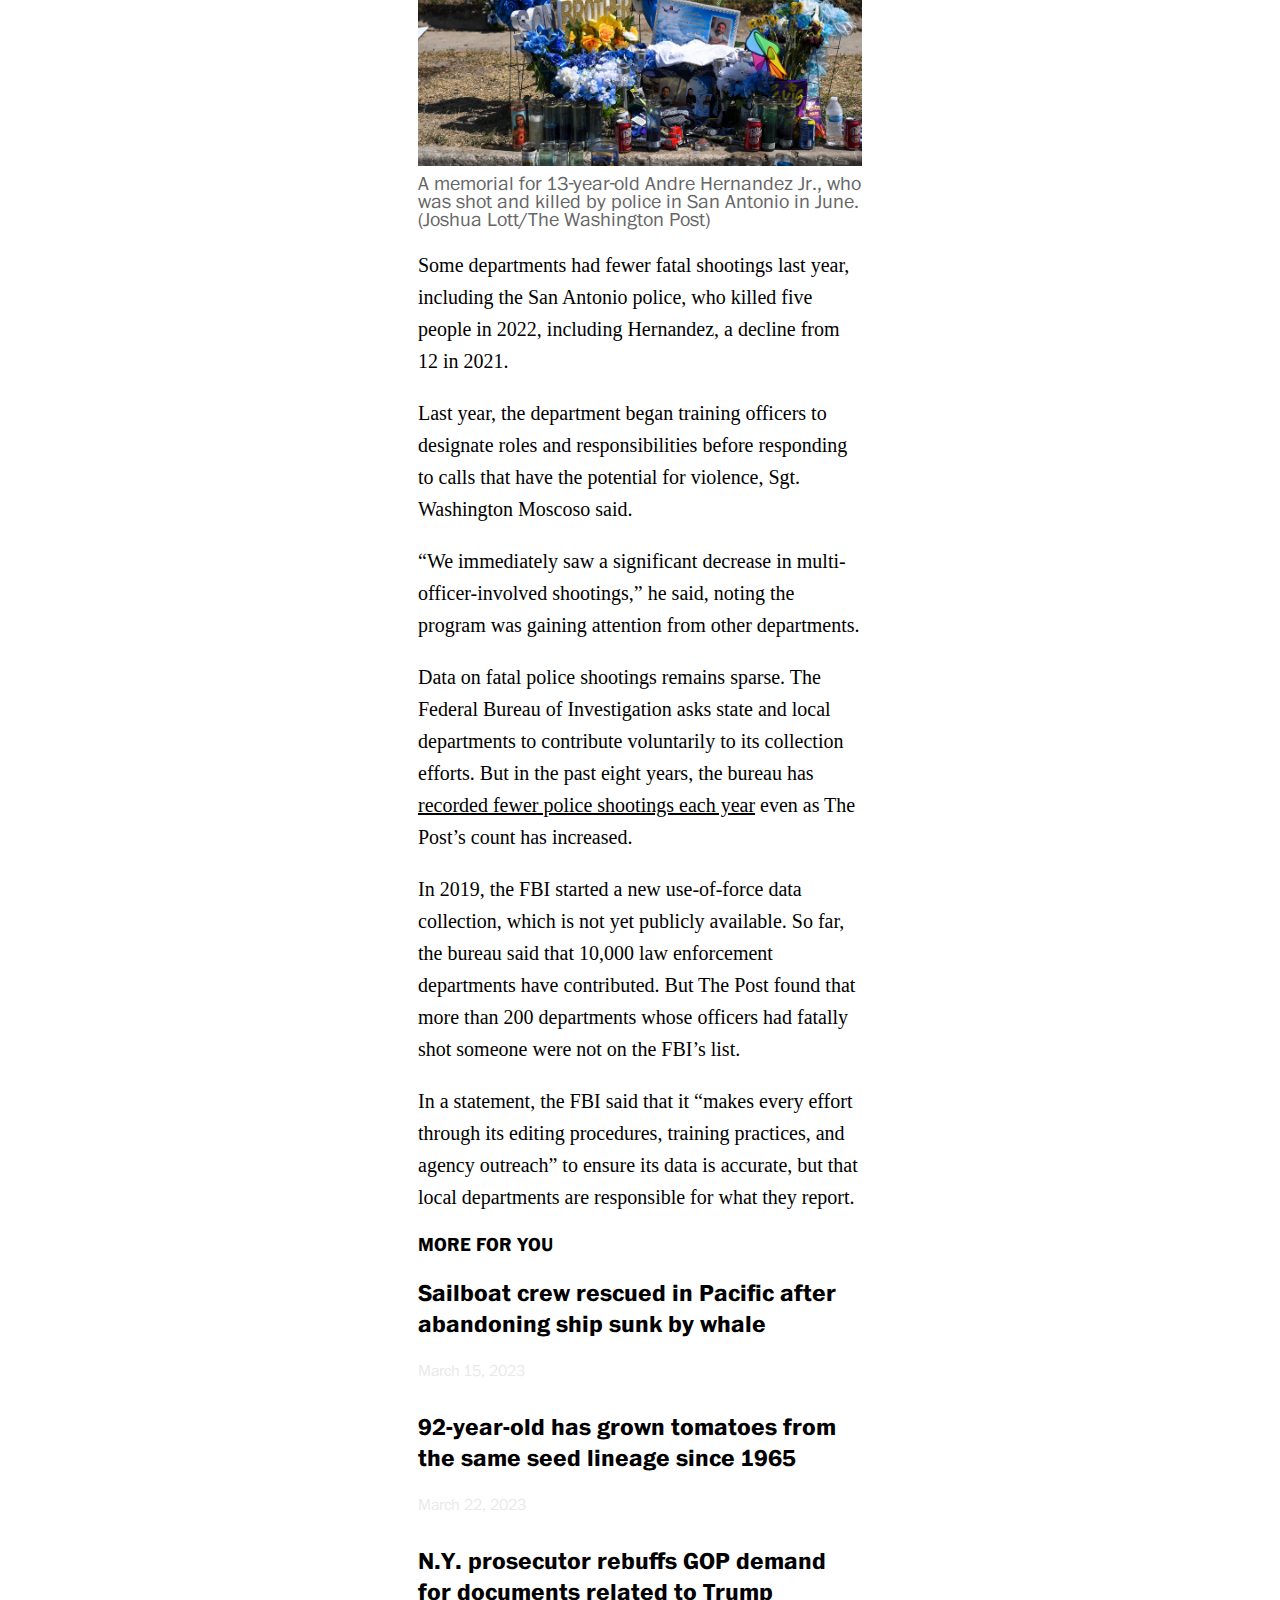
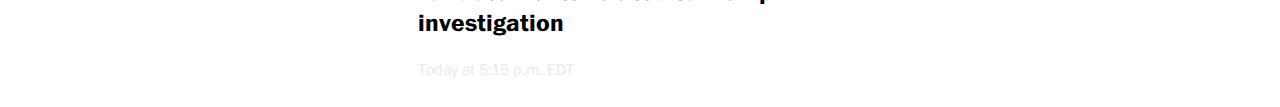
<file: assignment9/web-2-files/article.html>
<!DOCTYPE html>
<html lang="en">
  <head>
    <meta charset="utf-8">
    <meta name="viewport" content="width=device-width, initial-scale=1">
    <link rel="stylesheet" href="css/fonts/fonts.css">
    <link rel="stylesheet" href="css/main.css">
    <title>JNL 221 - HTML/CSS Assignment #2</title>
  </head>
  <body>

    <div class="site-banner">
        <img class="logo" src="images/wp-logo.png" alt="Washington Post logo and slogan combo.">
    </div>

    <div class="article">

      <div class="story-header">

        <p class="news-section">INVESTIGATIONS</p>
        <h1>Fatal police shootings are still going up, and nobody knows why</h1>
        <p class="deck">There were only 15 days in 2022 when police did not shoot and kill someone</p>
        <p class="byline">By <a href="https://www.washingtonpost.com/people/steven-rich/">Steven Rich</a>, <a href="https://www.washingtonpost.com/people/andrew-ba-tran/">Andrew Ba Tran</a> and <a href="https://www.washingtonpost.com/people/jennifer-jenkins/">Jennifer Jenkins</a></p>
        <p class="publish-date">February 21, 2023 at 6:00 a.m. EST</p>

      </div>

      <div class="story-body">

        <img class="photo" src="images/img1.jpg" alt="Peter Lyola grieving in front of a casket while surrounded by mourners.">
        <p class="photo-caption">Peter Lyoya grieves the loss of his son, Patrick Lyoya, during a graveside service in Wyoming, Mich., in April. (Scott Olson/Getty Images)</p>

        <p>The number of fatal police shootings across the country rose again last year, with officers <a href="https://www.washingtonpost.com/graphics/investigations/police-shootings-database/">killing 1,096 people</a>, including a 2-year-old girl caught in a standoff.</p>
        <p>Last year saw the most incidents since The Washington Post started tracking the deaths in its <a href="https://www.washingtonpost.com/graphics/investigations/police-shootings-database/">Fatal Force database</a> in 2015, after a police officer killed <a href="https://www.washingtonpost.com/news/post-nation/wp/2014/08/11/what-you-need-to-know-about-the-death-of-an-unarmed-black-teenager-in-missouri/">Michael Brown</a>, an unarmed Black teenager in Ferguson, Mo.</p>
        <p>There were only 15 days without such a shooting in 2022.</p>
        <p>Since 2017, the number has increased every year, and is now up about 10 percent compared with just three years ago. But criminologists caution that more data is needed to understand what is driving the rise.</p>
        <p>“It’s hard to know if the increase is meaningful or random,” said Justin Nix, an associate professor of criminal justice at the University of Nebraska at Omaha. “We really need a better understanding of when police shoot and injure people, but more so when police avoid shooting someone.”</p>
        <p>The pace stayed consistently high in 2022 compared with prior years. Last year, officers killed about 90 people nearly every month, a tally reached only a handful of times in each of the past seven years.</p>
        <p>With more than 18,000 police departments nationwide, it’s difficult to pinpoint a single reason for the increase, experts said. The rate of violent crime dropped steadily after 2016 but has climbed higher since 2020. Last year, 49 police officers were shot and killed in the line of duty, compared with 61 the year before, according to FBI data.</p>

        <img class="photo" src="images/chart1.png" alt="A bar chart showing annual police shootings.">

        <p>Some experts point to a rise in gun purchases across the country as one factor. Others blame the slow pace of reform in use-of-force policies and the challenge of holding officers accused of excessive force accountable. Ultimately, experts say, each incident is rooted in unique circumstances, complicating efforts to draw meaningful insights.</p>
        <p>The demographics of those killed, however, have remained largely the same: While more White people were shot and killed by police overall last year, Black people were killed at a rate 2.5 times higher based on their percentage of the population.</p>
        <p>The majority of people police shot and killed were armed. And, as in prior years, about one quarter of people killed were in the throes of a mental or emotional crisis.</p>
        <p>Several incidents drew national scrutiny, such as the death of <a href="https://www.mlive.com/patrick-lyoya/">Patrick Lyoya</a>, a 26-year-old Congolese refugee who was shot in the back of the head by a Grand Rapids, Mich., officer during a struggle after a traffic stop in April. The officer, Christopher Schurr, was fired and has been charged with second-degree murder. Schurr’s lawyer <a href="https://www.detroitnews.com/story/news/local/michigan/2023/01/12/christopher-schurr-who-killed-patrick-lyoya-shouldnt-face-trial/69801610007/">has said</a> the former officer, who has pleaded not guilty, acted in self-defense.</p>
        <p>In June, a San Antonio police officer <a href="https://www.yahoo.com/video/13-old-boy-killed-san-153315775.html">shot and killed</a> Andre Hernandez Jr., a 13-year-old boy who police say was driving a stolen car when he reversed and rammed a police vehicle. His mother said her son, known as AJ, had run away from home after the shooting death of his sister weeks earlier. Last week, a grand jury <a href="https://www.expressnews.com/news/local/article/bexar-county-jury-declines-indict-andre-hernandez-17789724.php">declined to indict</a> the officer in AJ’s death.</p>
        <p>The most deadly calls remain those for domestic disturbances. This was the case last year for Clesslynn Jane Crawford, the youngest victim The Post has recorded.</p>
        <p>Clesslynn, a 2-year-old girl in Baxter Springs, Kan., was <a href="https://www.kake.com/story/46215642/2yearold-girl-killed-during-hostage-incident-was-shot-by-police-officer-kbi-says">shot by a Joplin, Mo., officer</a> in April after her father took her and her mother hostage in a camping trailer, according to news reports. Her father killed her mother, Taylor Shutte, and fired more than 90 rounds at police. An officer fired a single round into the trailer, investigators said, which struck Clesslynn. She was found dead at the scene along with her father. Police said he killed himself.</p>
        <p>“This is a horrific outcome to what had already started as a very tragic incident,” Joplin Police Chief Sloan Rowland <a href="https://www.kfdi.com/2022/04/04/kbi-says-police-officer-fired-shot-that-killed-child-during-southeast-kansas-standoff/">said</a> in a statement. The Kansas Bureau of Investigation is still investigating.</p>
        <p>Further complicating an understanding of fatal shootings: Among departments, the number can vary widely from year to year. Two law enforcement agencies in Colorado, the Aurora Police Department and the Larimer County Sheriff’s Office, were among those with the largest increases in 2022 — from zero in 2021 to six each in 2022.</p>
        <p>The Colorado Attorney General’s Office <a href="https://db34539d-4755-46da-9dee-309947ca5365.filesusr.com/ugd/8cd58b_7b1aaee387bc4fb78a7a60d2f12ce789.pdf">found</a> in 2021 that Aurora police had engaged in a pattern or practice of racially biased policing and excessive force. The department entered into a <a href="https://www.auroramonitor.org/">consent decree</a> that included improving its use-of-force policies and training. The Aurora police declined to comment.</p>
        <p>Two hours north of Aurora, in Larimer County, Sheriff John Feyen said the increase in fatal shootings by his deputies was due in part to an “unprecedented number of critical incidents.”</p>
        <p>We invest heavily in training to ensure that our community members and our deputies stay safe,” he said. “Unfortunately, on numerous occasions last year, suspects made decisions that left deputies with no other options than to use lethal force.”</p>

        <img class="photo" src="images/img2.jpg" alt="A roadside memorial for Andre Hernandez Jr.">
        <p class="photo-caption">A memorial for 13-year-old Andre Hernandez Jr., who was shot and killed by police in San Antonio in June. (Joshua Lott/The Washington Post)</p>

        <p>Some departments had fewer fatal shootings last year, including the San Antonio police, who killed five people in 2022, including Hernandez, a decline from 12 in 2021.</p>
        <p>Last year, the department began training officers to designate roles and responsibilities before responding to calls that have the potential for violence, Sgt. Washington Moscoso said.</p>
        <p>“We immediately saw a significant decrease in multi-officer-involved shootings,” he said, noting the program was gaining attention from other departments.</p>
        <p>Data on fatal police shootings remains sparse. The Federal Bureau of Investigation asks state and local departments to contribute voluntarily to its collection efforts. But in the past eight years, the bureau has <a href="https://www.washingtonpost.com/investigations/interactive/2022/fatal-police-shootings-unreported/">recorded fewer police shootings each year</a> even as The Post’s count has increased.</p>
        <p>In 2019, the FBI started a new use-of-force data collection, which is not yet publicly available. So far, the bureau said that 10,000 law enforcement departments have contributed. But The Post found that more than 200 departments whose officers had fatally shot someone were not on the FBI’s list.</p>
        <p>In a statement, the FBI said that it “makes every effort through its editing procedures, training practices, and agency outreach” to ensure its data is accurate, but that local departments are responsible for what they report.</p>

      </div>

      <div class="story-footer">

        <h3>MORE FOR YOU</h3>
        <h2>Sailboat crew rescued in Pacific after abandoning ship sunk by whale</h2>
        <p class="footer-info">March 15, 2023</p>
        <h2>92-year-old has grown tomatoes from the same seed lineage since 1965</h2>
        <p class="footer-info">March 22, 2023</p>
        <h2>N.Y. prosecutor rebuffs GOP demand for documents related to Trump investigation</h2>
        <p class="footer-info">Today at 5:15 p.m. EDT</p>

      </div>

    </div>

  </body>
</html>
</file>
<file: assignment10_template/main.css>
body {
  margin: 10px;
}


.headline{
  padding-left: 180px;
  padding-right: 180px;
}

.container{
  padding-left: 200px;
  padding-right: 200px;
}

nav {
  border-top: 8px solid black;
  border-bottom: 1px solid black;
  padding: 20px;
  text-align: center;
}

.logo {
  width: 330px;
}

.sitemotto {
  color: #de2f23;
  font-family: Basier, Arial, sans-serif;
  font-size: 14px;
  text-transform: uppercase;
  letter-spacing: 1px;
  font-weight: bold;
}



header {
    font-family: Basier, Arial, sans-serif;
    font-size: 20px;
}

h1 {
  font-size: 46px;
}

.byline {
  font-weight: bold;
}

.tdpad {
  padding: 15px;
}

article > p {
  font-family: Pensum, "Times New Roman", serif;
  font-size: 20px;
}

.story_image {
  width: 100%;
  padding-left: 400 px;
}

.caption {
  color: gray;
  font-size: 14px;
  margin-top: 5px;
}

footer {
  margin-top: 30px;
  font-family: Basier, Arial, sans-serif;
}

footer > p {
  font-size: 14px;
  color: #666;
}

a {
  color: black;
}

a:hover {
  color: #717171;
  text-decoration-color: #ffcb04;
}
</file>
<file: assignment8/main.css>
body {
  font-family: Arial, sans-serif;
  max-width: 800px;
  margin: 0px auto;
  padding: 10px;
}

.source-info {
  background-color: darkgray;
  font-size: 18px;
  margin: 0px 0px 15px 0px;
  border: black solid 2px;
  padding: 10px;
}

.byline{
  font-size: 14px;
  font-color: gray;
  margin: 5px 0px;
  line-height: 14px;
}

img {
  width: 100%;
}

.lead-caption {
  font-size: 14px;
  margin: 5px 0px;
  line-height: 14px;
}

h1 {
  font-style: italic;
  font-size: 40px;
}

h2 {
  font-size: 24px;
  margin-bottom: 30px;
}

p {
  font-size: 20px;
  line-height: 26px;
}

.other-image {
  max-width: 600px;
  display: block;
  margin: 30px auto 5px auto;
}

.other-caption {
  font-size: 14px;
  line-height: 14px;
  max-width: 600px;
  margin: 5px auto;
}
</file>
<file: JNL221Final/main.css>
body {
  margin: 10px;
}


.headline{
  padding-left: 180px;
  padding-right: 180px;
}

.container{
  padding-left: 200px;
  padding-right: 200px;
}

nav {
  border-top: 8px solid black;
  border-bottom: 1px solid black;
  padding: 20px;
  text-align: center;
}

.navbar-brand{
  font-family: Kaiti SC, 'Times New Roman', Times, serif;
}

.map1{
  max-width: 1200px;
  text-align: center;
  padding-left: 300px;
  min-width: none;
}

.logo {
  width: 330px;
}

.logo1{
  max-width: 64px;
}

.sitemotto {
  color: #de2f23;
  font-family: Basier, Arial, sans-serif;
  font-size: 14px;
  text-transform: uppercase;
  letter-spacing: 1px;
  font-weight: bold;
}

p{
font-family: Georgia, 'Times New Roman', Times, serif
}

header {
    font-family: Basier, Arial, sans-serif;
    font-size: 20px;
    color: #717171;
}

h1 {
  font-size: 46px;
}

.byline {
  font-weight: bold;
}


.afdc-stations{
  min-width: 400px
}

.tdpad {
  padding: 15px;
}

article > p {
  font-family: Pensum, "Times New Roman", serif;
  font-size: 20px;
}

.story_image {
  width: 450px;
  padding-left: 400 px;
  min-width: none;
}

.story_image1{
  max-width: 400px;
  padding-left: 10px;
  min-width: 0px;
}

.caption {
  color: gray;
  font-size: 14px;
  margin-top: 5px;
}

.caption1{
  color: gray;
  font-size: 14px;
  margin-top: 5px;
  padding-left: 10px;
}

footer {
  margin-top: 30px;
  font-family: Basier, Arial, sans-serif;
}

footer > p {
  font-size: 14px;
  color: #666;
}

a {
  color: black;
}

a:hover {
  color: #717171;
  text-decoration-color: #ffcb04;
}
</file>
<file: assignment9/web-2-files/css/fonts/fonts.css>
/*html {
  -moz-osx-font-smoothing: grayscale;
  -webkit-font-smoothing: antialiased;
}*/

@font-face {
  font-family: 'Postoni';
  src: url('PostoniWide-Bold.woff2') format('woff2');
}

@font-face {
  font-family: 'Franklin Light';
  src: url('ITC_Franklin-Light.woff2') format('woff2');
}

@font-face {
  font-family: 'Franklin Bold';
  src: url('ITC_Franklin-Bold.woff2') format('woff2');
}
</file>
<file: assignment9/web-2-files/css/main.css>
.body
{
    margin: 0px;
}

.site-banner{
    background-color: black;
    text-align: center;
    padding-top: 10px;
    padding-bottom: 8px;
}

.photo{
    color: #666666;
    size: 14px;
    width: 100%;
    margin-top: 0px;
    line-height: 18px;
}

.photo-caption{
    margin-top: 0px;
    line-height: 18px;
    color: #666666;
    size: 14px;
    font-family: 'Franklin Light', 'Times New Roman', 'Arial';
}

.article{
    max-width: 1200px;
    margin: 400px;
    margin-top: 0px;
    margin-bottom: 0px;
    padding-top: 0px;
    padding-bottom: 0px;
    padding-left: 10px;
    padding-right: 10px;
}

.logo{
    width: 188px;
}


.story-header{
    font-family: 'Franklin Light', 'Times New Roman', 'Arial';

}

.news-section{
    font-family: 'Franklin Bold', 'Times New Roman', 'Arial';
    font-size:  14px;
    margin-top: 32px;
}

.h1{
    font-family: 'Postoni', 'Times New Roman', 'Arial';
    font-size: 46px;
    margin-bottom: 0px;
}

.byline{
    font-size: 16px;
    margin-bottom: 2px;
}

.publish-date{
    font-size: 14px;
    margin-top: 0px;
    color: #666666;
}

.story-body{
    font-family: 'Georgia', 'Times New Roman', 'Arial';
    font-size: 20px;
    line-height: 32px;
    max-width: 700px;
}

.story-footer{
    font-family: 'Franklin Bold', 'Times New Roman', 'Arial';
    font-size: 16px;
    max-width: 700px;
}

.h2{
    font-family: 'Postoni', 'Times New Roman', 'Arial';
    font-size: 28px;
    margin-bottom: 0px; 
}

a{
color: black;
text-decoration: underline;
}

a:hover{
    color: gray;
    text-decoration: none;
}

.h3{
    font-family: 'Franklin Bold', 'Times New Roman', 'Arial';
    font-weight: normal;
}

.footer-info{
    size: 14px;
    font-family: 'Franklin Light', 'Times New Roman', 'Arial';
    padding-bottom: 10px;
    color: #e9e9e9;
}
</file>
